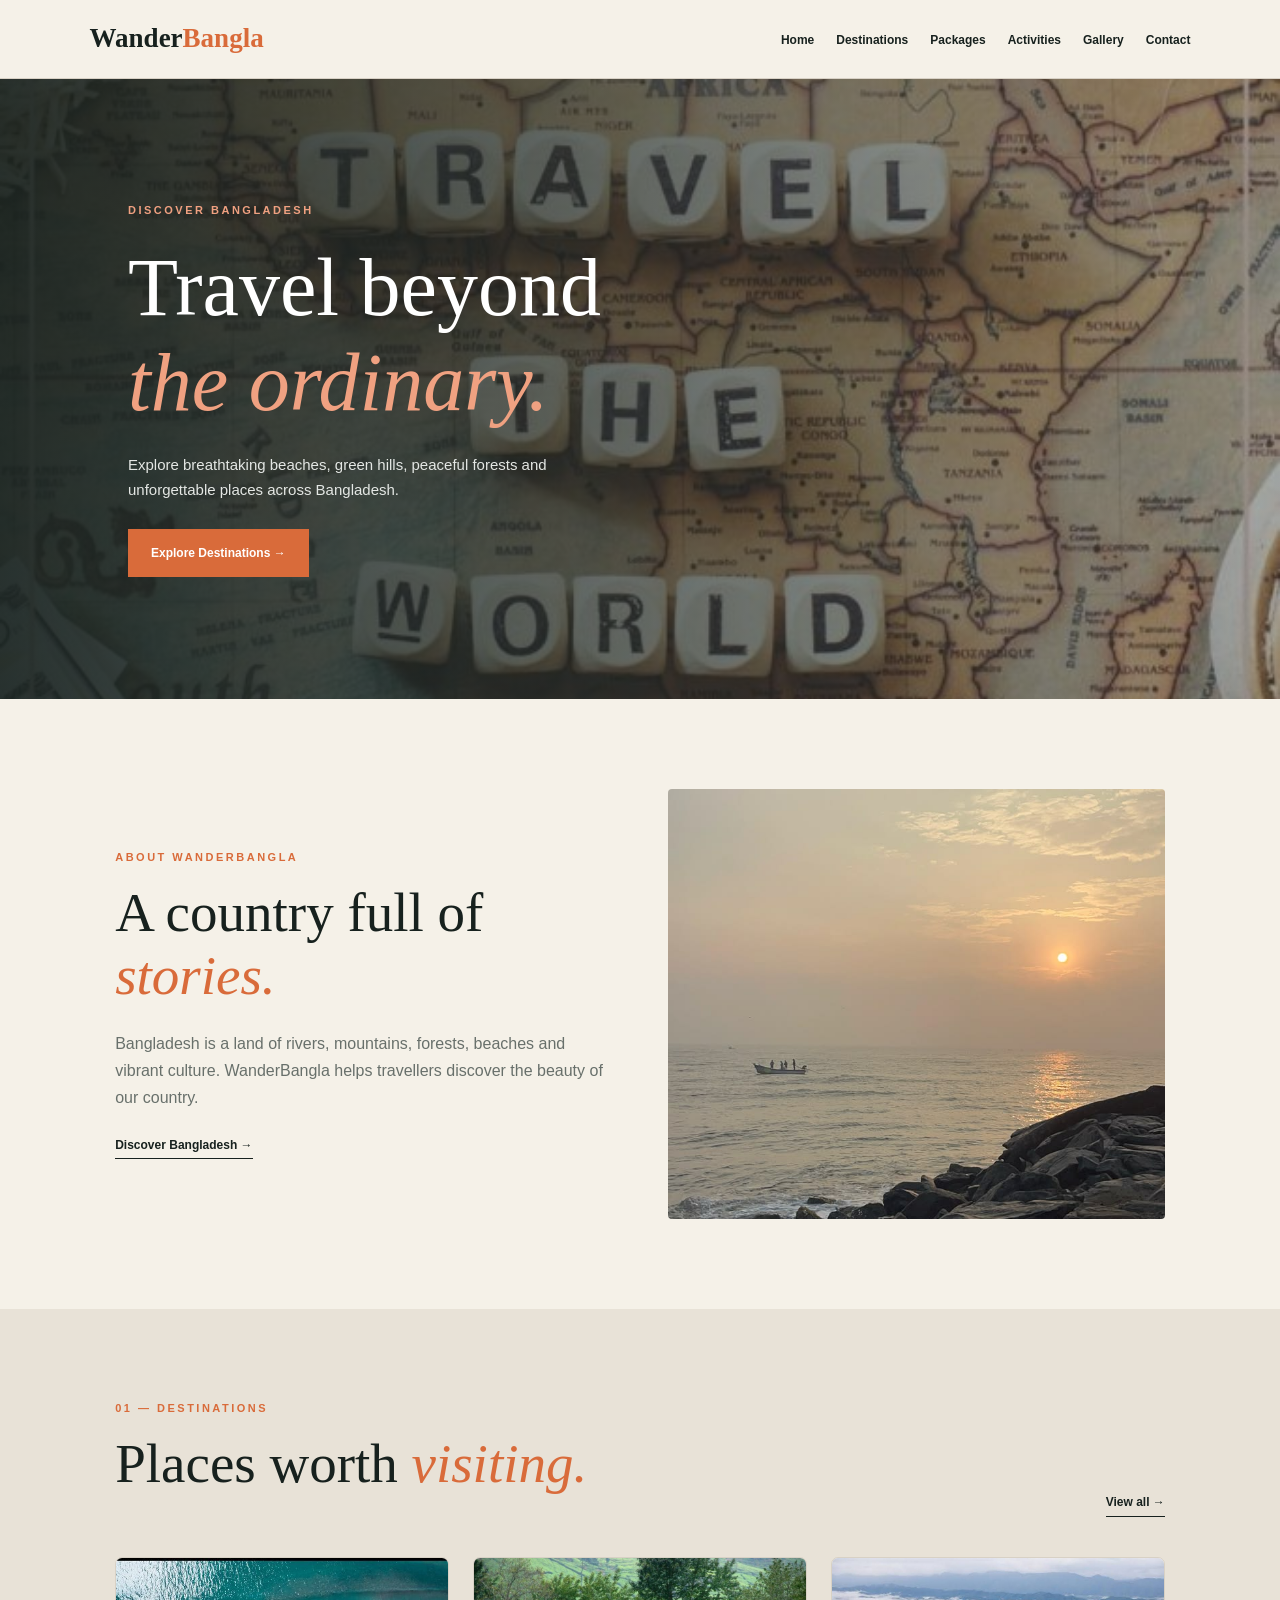
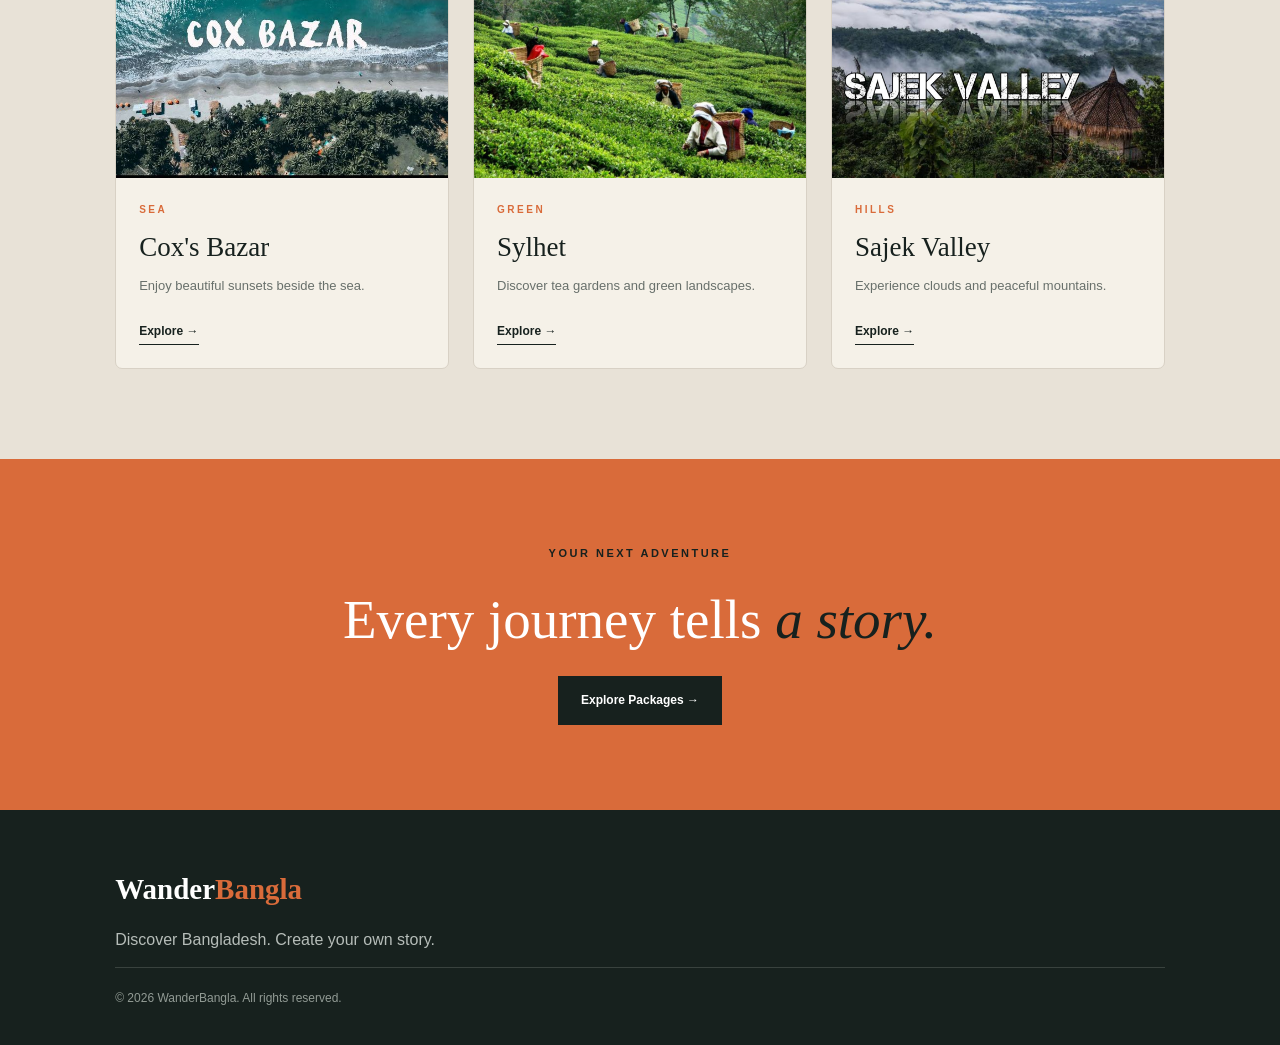
<file: index.html>
<!DOCTYPE html>
<html lang="en">
<head>
    <meta charset="UTF-8">
    <meta name="viewport" content="width=device-width, initial-scale=1.0">
    <title>WanderBangla | Home</title>
    <link rel="stylesheet" href="style.css">
</head>
<body>

<header>
    <nav class="navbar">
        <a class="logo" href="index.html">Wander<span>Bangla</span></a>
        <ul class="nav-links">
            <li><a href="index.html">Home</a></li>
            <li><a href="destinations.html">Destinations</a></li>
            <li><a href="packages.html">Packages</a></li>
            <li><a href="activities.html">Activities</a></li>
            <li><a href="gallery.html">Gallery</a></li>
            <li><a href="contact.html">Contact</a></li>
        </ul>
    </nav>
</header>

<main>
    <section class="hero">
        <div class="hero-content">
            <p class="label">DISCOVER BANGLADESH</p>
            <h1>Travel beyond <span>the ordinary.</span></h1>
            <p>Explore breathtaking beaches, green hills,
            peaceful forests and unforgettable places across Bangladesh.</p>
            <a href="destinations.html" class="btn">Explore Destinations →</a>
        </div>
    </section>

    <section class="section intro">
        <div>
            <p class="label">ABOUT WANDERBANGLA</p>
            <h2>A country full of <span>stories.</span></h2>
            <p>Bangladesh is a land of rivers, mountains, forests,
            beaches and vibrant culture. WanderBangla helps travellers
            discover the beauty of our country.</p>
            <a href="destinations.html" class="text-link">Discover Bangladesh →</a>
        </div>
        <img class="feature-image" src="images/ctg.jpg" alt="Chattogram">
    </section>

    <section class="section soft-bg">
        <div class="section-heading">
            <div>
                <p class="label">01 — DESTINATIONS</p>
                <h2>Places worth <span>visiting.</span></h2>
            </div>
            <a href="destinations.html" class="text-link">View all →</a>
        </div>

        <div class="destination-grid">
            <article class="destination-card">
                <img src="images/coxsbazar.jpg" alt="Cox's Bazar">
                <div class="card-body">
                    <p class="label">SEA</p>
                    <h3>Cox's Bazar</h3>
                    <p>Enjoy beautiful sunsets beside the sea.</p>
                    <a class="text-link" href="destinations.html">Explore →</a>
                </div>
            </article>

            <article class="destination-card">
                <img src="images/sylhet.jpg" alt="Sylhet tea gardens">
                <div class="card-body">
                    <p class="label">GREEN</p>
                    <h3>Sylhet</h3>
                    <p>Discover tea gardens and green landscapes.</p>
                    <a class="text-link" href="destinations.html">Explore →</a>
                </div>
            </article>

            <article class="destination-card">
                <img src="images/sajek.jpg" alt="Sajek Valley">
                <div class="card-body">
                    <p class="label">HILLS</p>
                    <h3>Sajek Valley</h3>
                    <p>Experience clouds and peaceful mountains.</p>
                    <a class="text-link" href="destinations.html">Explore →</a>
                </div>
            </article>
        </div>
    </section>

    <section class="cta">
        <p class="label">YOUR NEXT ADVENTURE</p>
        <h2>Every journey tells <span>a story.</span></h2>
        <a href="packages.html" class="btn">Explore Packages →</a>
    </section>
</main>

<footer>
    <a class="logo footer-logo" href="index.html">Wander<span>Bangla</span></a>
    <p>Discover Bangladesh. Create your own story.</p>
    
    <p class="copyright">© 2026 WanderBangla. All rights reserved.</p>
</footer>

</body>
</html>
</file>
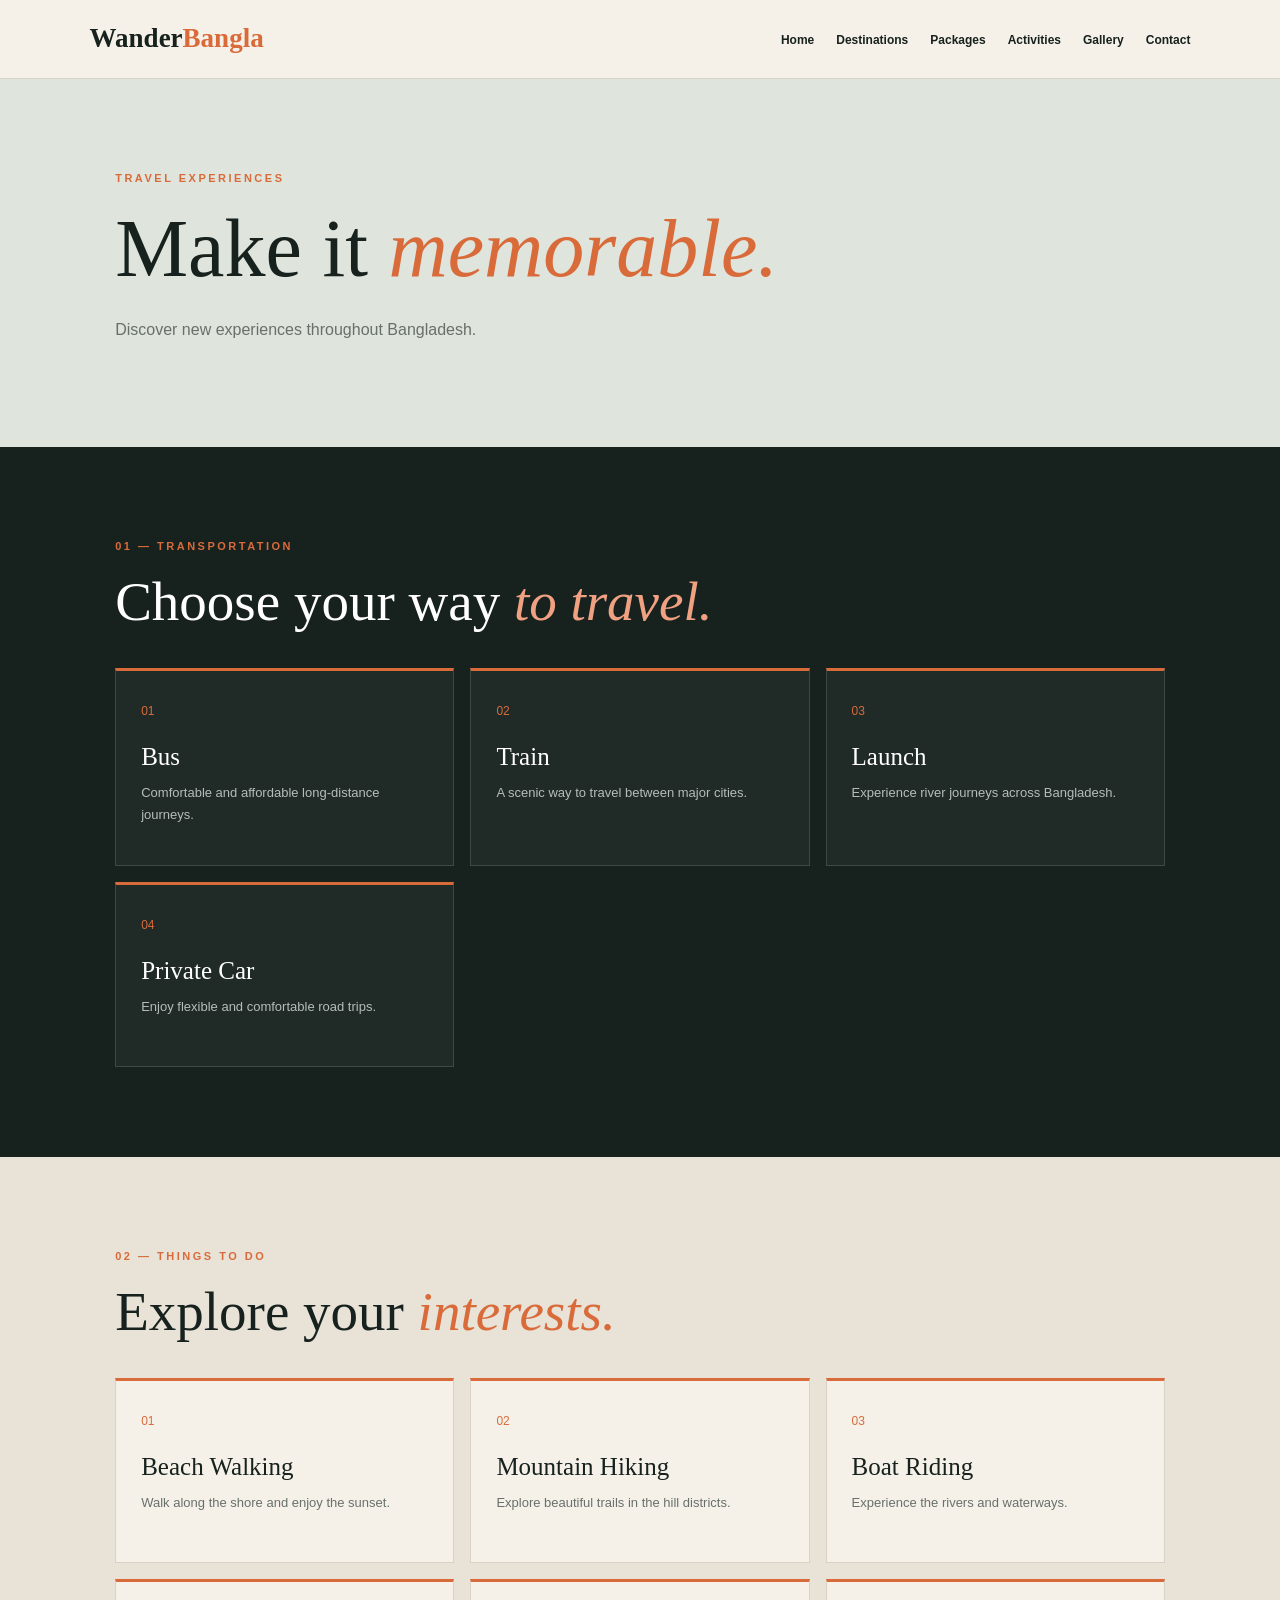
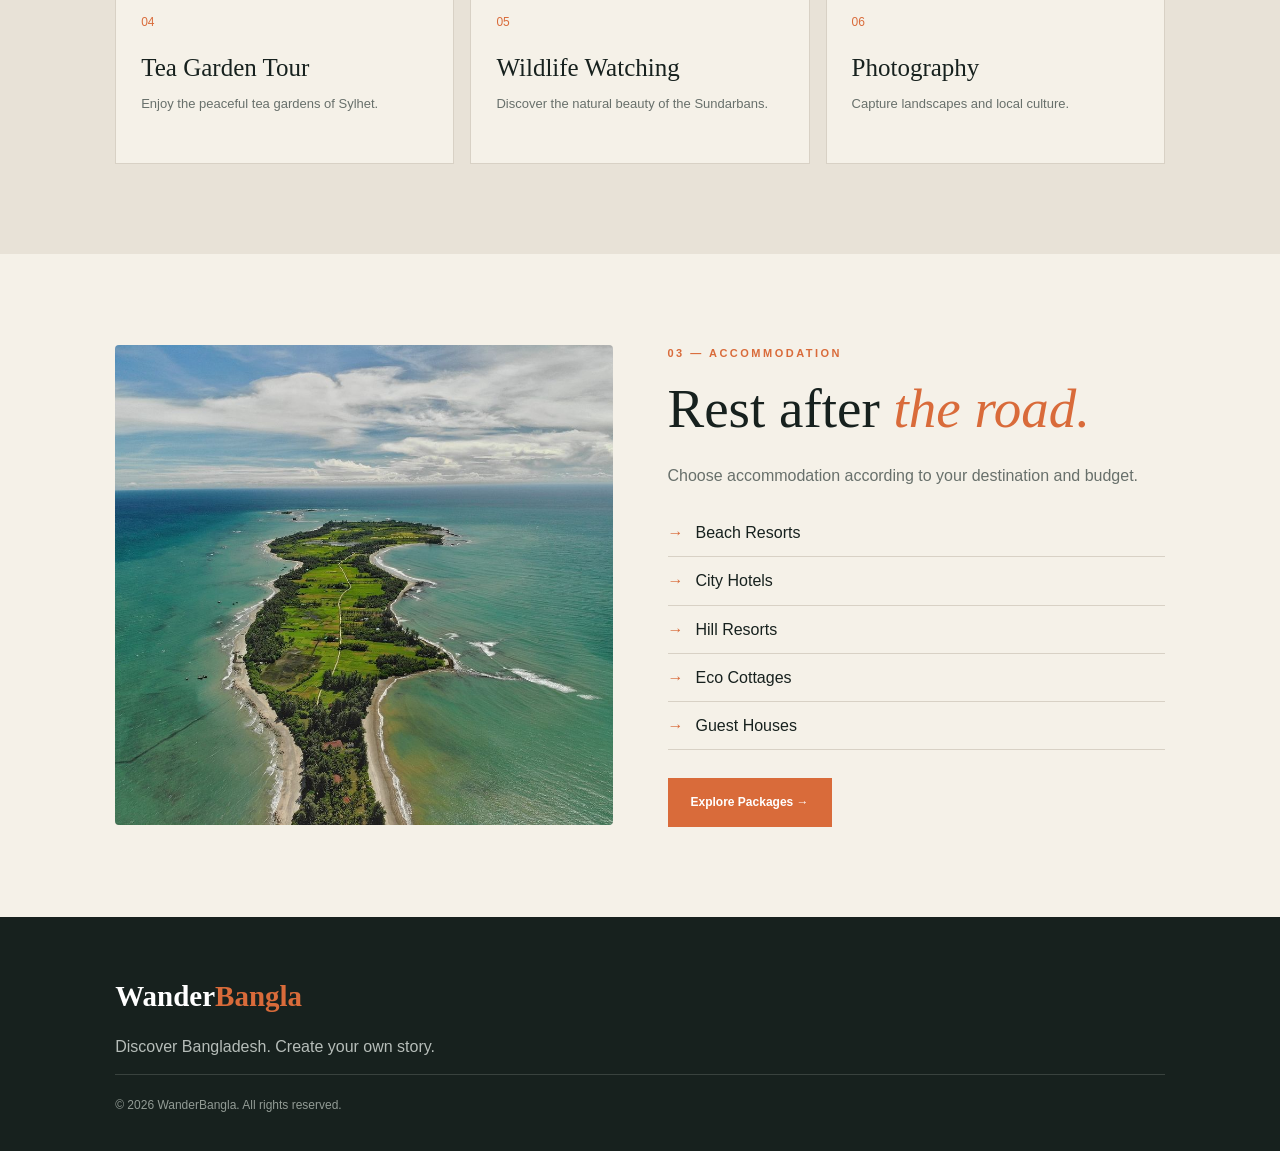
<file: activities.html>
<!DOCTYPE html>
<html lang="en">
<head>
    <meta charset="UTF-8">
    <meta name="viewport" content="width=device-width, initial-scale=1.0">
    <title>Activities | WanderBangla</title>
    <link rel="stylesheet" href="style.css">
</head>
<body>
<header>
    <nav class="navbar">
        <a class="logo" href="index.html">Wander<span>Bangla</span></a>
        <ul class="nav-links">
            <li><a href="index.html">Home</a></li>
            <li><a href="destinations.html">Destinations</a></li>
            <li><a href="packages.html">Packages</a></li>
            <li><a href="activities.html">Activities</a></li>
            <li><a href="gallery.html">Gallery</a></li>
            <li><a href="contact.html">Contact</a></li>
        </ul>
    </nav>
</header>

<main>
    <section class="page-hero">
        <p class="label">TRAVEL EXPERIENCES</p>
        <h1>Make it <span>memorable.</span></h1>
        <p>Discover new experiences throughout Bangladesh.</p>
    </section>

    <section class="section dark-bg">
        <p class="label">01 — TRANSPORTATION</p>
        <h2>Choose your way <span>to travel.</span></h2>

        <div class="activity-grid">
            <article class="activity-card">
                <span>01</span><h3>Bus</h3>
                <p>Comfortable and affordable long-distance journeys.</p>
            </article>
            <article class="activity-card">
                <span>02</span><h3>Train</h3>
                <p>A scenic way to travel between major cities.</p>
            </article>
            <article class="activity-card">
                <span>03</span><h3>Launch</h3>
                <p>Experience river journeys across Bangladesh.</p>
            </article>
            <article class="activity-card">
                <span>04</span><h3>Private Car</h3>
                <p>Enjoy flexible and comfortable road trips.</p>
            </article>
        </div>
    </section>

    <section class="section soft-bg">
        <p class="label">02 — THINGS TO DO</p>
        <h2>Explore your <span>interests.</span></h2>

        <div class="activity-grid">
            <article class="activity-card">
                <span>01</span><h3>Beach Walking</h3>
                <p>Walk along the shore and enjoy the sunset.</p>
            </article>
            <article class="activity-card">
                <span>02</span><h3>Mountain Hiking</h3>
                <p>Explore beautiful trails in the hill districts.</p>
            </article>
            <article class="activity-card">
                <span>03</span><h3>Boat Riding</h3>
                <p>Experience the rivers and waterways.</p>
            </article>
            <article class="activity-card">
                <span>04</span><h3>Tea Garden Tour</h3>
                <p>Enjoy the peaceful tea gardens of Sylhet.</p>
            </article>
            <article class="activity-card">
                <span>05</span><h3>Wildlife Watching</h3>
                <p>Discover the natural beauty of the Sundarbans.</p>
            </article>
            <article class="activity-card">
                <span>06</span><h3>Photography</h3>
                <p>Capture landscapes and local culture.</p>
            </article>
        </div>
    </section>

    <section class="section stay-section">
        <img class="feature-image" src="images/saintmartin.jpg" alt="Saint Martin Island">
        <div>
            <p class="label">03 — ACCOMMODATION</p>
            <h2>Rest after <span>the road.</span></h2>
            <p>Choose accommodation according to your destination and budget.</p>
            <ul class="stay-list">
                <li>Beach Resorts</li>
                <li>City Hotels</li>
                <li>Hill Resorts</li>
                <li>Eco Cottages</li>
                <li>Guest Houses</li>
            </ul>
            <a class="btn" href="packages.html">Explore Packages →</a>
        </div>
    </section>
</main>

<footer>
    <a class="logo footer-logo" href="index.html">Wander<span>Bangla</span></a>
    <p>Discover Bangladesh. Create your own story.</p>
    
    <p class="copyright">© 2026 WanderBangla. All rights reserved.</p>
</footer>
</body>
</html>
</file>
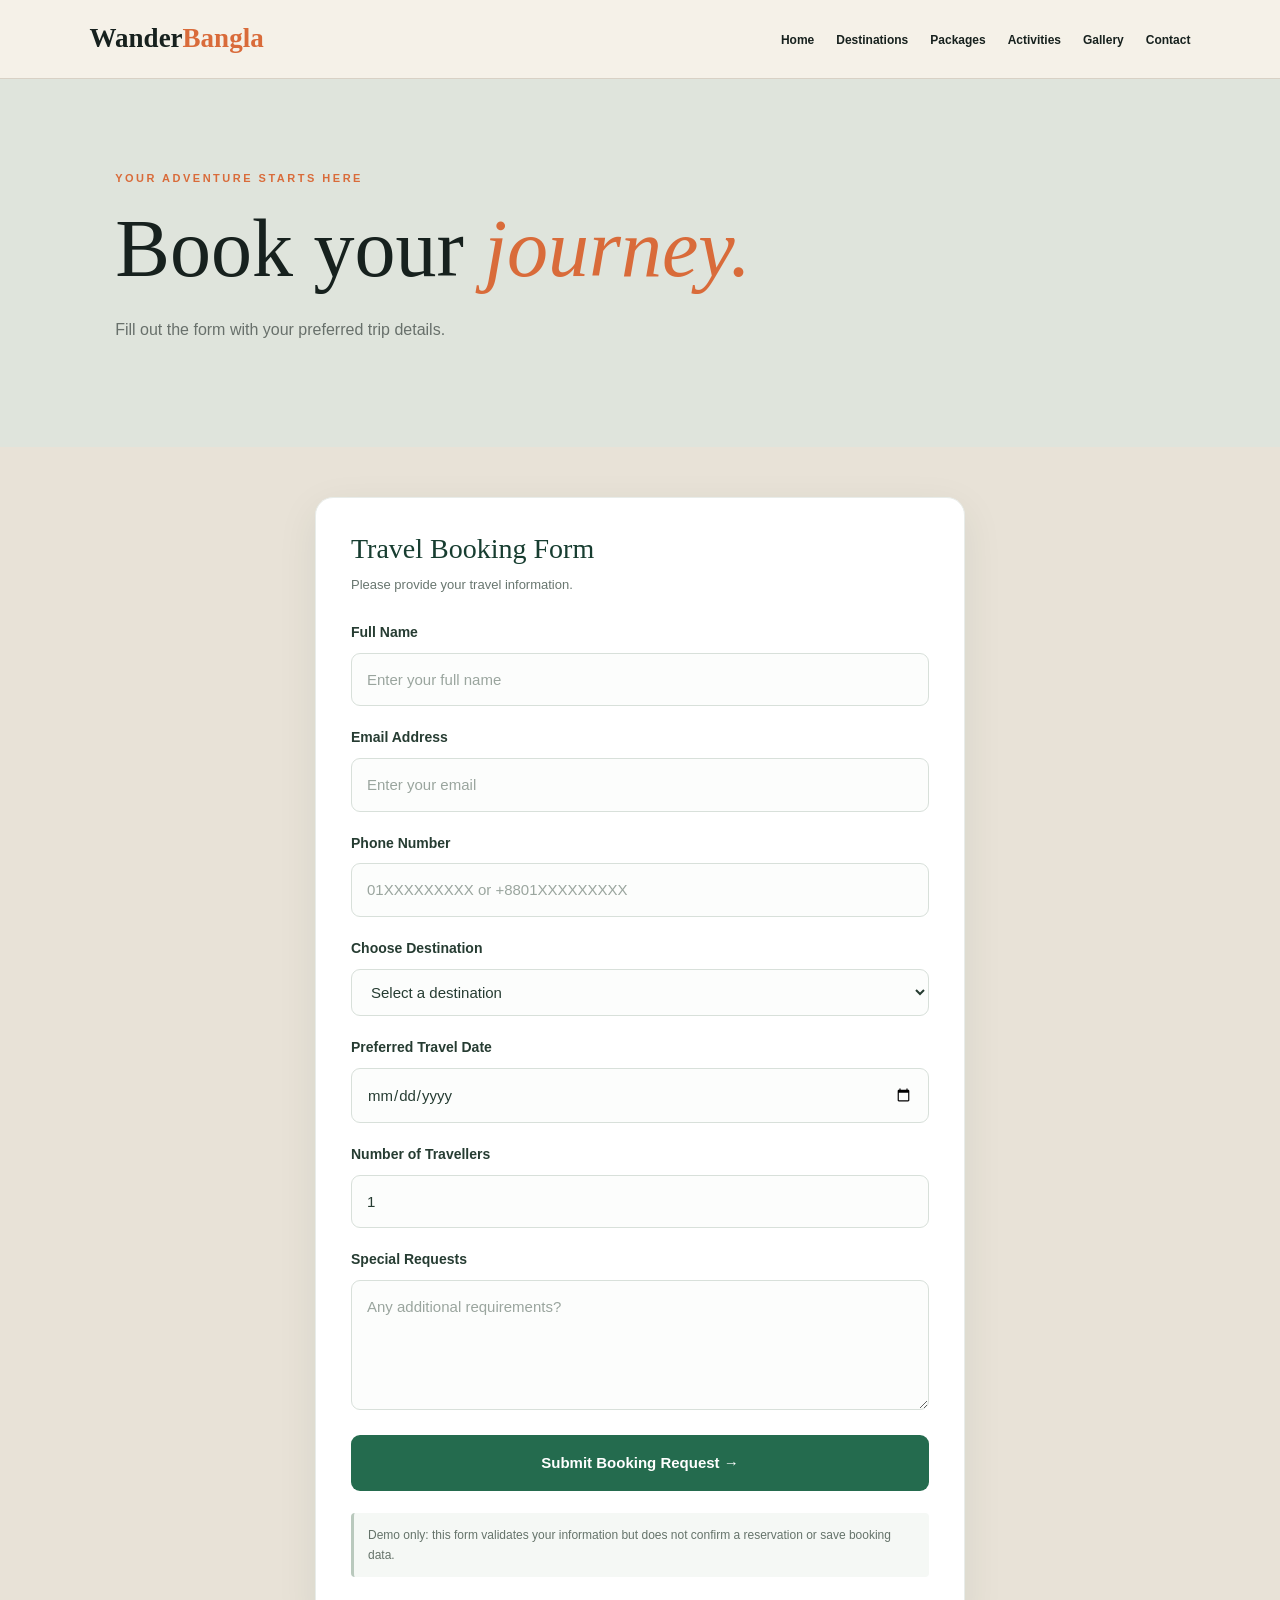
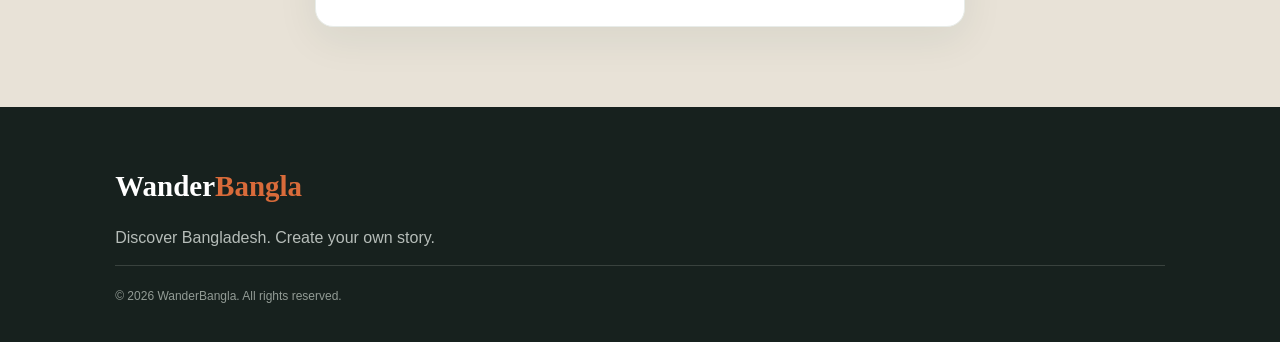
<file: booking.html>
<!DOCTYPE html>
<html lang="en">
<head>
    <meta charset="UTF-8">
    <meta name="viewport" content="width=device-width, initial-scale=1.0">

    <title>Book Your Trip | WanderBangla</title>

    <link rel="stylesheet" href="style.css">
</head>

<body>

    <!-- Header -->
    <header>
        <nav class="navbar">
            <a class="logo" href="index.html">
                Wander<span>Bangla</span>
            </a>

            <ul class="nav-links">
                <li><a href="index.html">Home</a></li>
                <li><a href="destinations.html">Destinations</a></li>
                <li><a href="packages.html">Packages</a></li>
                <li><a href="activities.html">Activities</a></li>
                <li><a href="gallery.html">Gallery</a></li>
                <li><a href="contact.html">Contact</a></li>
            </ul>
        </nav>
    </header>

    <main>

        <!-- Booking Hero Section -->
        <section class="page-hero">
            <p class="label">YOUR ADVENTURE STARTS HERE</p>

            <h1>Book your <span>journey.</span></h1>

            <p>
                Fill out the form with your preferred trip details.
            </p>
        </section>

        <!-- Booking Form Section -->
        <section class="section booking-section">

            <form
                class="booking-form"
                id="bookingForm"
                action="#"
                method="get"
                novalidate
                onsubmit="return data()"
            >

                <h2>Travel Booking Form</h2>

                <p>Please provide your travel information.</p>

                <!-- Full Name -->
                <label for="fullname">Full Name</label>

                <input
                    type="text"
                    id="fullname"
                    name="fullname"
                    placeholder="Enter your full name"
                    autocomplete="name"
                    required
                >

                <small class="error" id="nameError"></small>


                <!-- Email Address -->
                <label for="booking-email">Email Address</label>

                <input
                    type="email"
                    id="booking-email"
                    name="email"
                    placeholder="Enter your email"
                    autocomplete="email"
                    required
                >

                <small class="error" id="emailError"></small>


                <!-- Phone Number -->
                <label for="phone">Phone Number</label>

                <input
                    type="tel"
                    id="phone"
                    name="phone"
                    placeholder="01XXXXXXXXX or +8801XXXXXXXXX"
                    autocomplete="tel"
                    required
                >

                <small class="error" id="phoneError"></small>


                <!-- Destination -->
                <label for="destination">Choose Destination</label>

                <select
                    id="destination"
                    name="destination"
                    required
                >
                    <option value="">Select a destination</option>
                    <option value="Cox's Bazar">Cox's Bazar</option>
                    <option value="Sylhet">Sylhet</option>
                    <option value="Bandarban">Bandarban</option>
                    <option value="Sajek Valley">Sajek Valley</option>
                    <option value="Sundarbans">Sundarbans</option>
                    <option value="Ratargul">Ratargul</option>
                    <option value="Saint Martin">Saint Martin</option>
                    <option value="Chittagong">Chittagong</option>
                </select>

                <small class="error" id="destinationError"></small>


                <!-- Travel Date -->
                <label for="travel-date">Preferred Travel Date</label>

                <input
                    type="date"
                    id="travel-date"
                    name="travel_date"
                    required
                >

                <small class="error" id="dateError"></small>


                <!-- Number of Travellers -->
                <label for="people">Number of Travellers</label>

                <input
                    type="number"
                    id="people"
                    name="people"
                    min="1"
                    max="50"
                    value="1"
                    required
                >

                <small class="error" id="travelersError"></small>


                <!-- Special Requests -->
                <label for="requests">Special Requests</label>

                <textarea
                    id="requests"
                    name="requests"
                    rows="4"
                    placeholder="Any additional requirements?"
                ></textarea>


                <!-- Submit Button -->
                <button type="submit" class="btn">
                    Submit Booking Request →
                </button>


                <!-- Validation Message -->
                <p
                    id="formMessage"
                    role="status"
                    aria-live="polite"
                ></p>


                <!-- Demo Notice -->
                <p class="notice">
                    Demo only: this form validates your information
                    but does not confirm a reservation or save booking data.
                </p>

            </form>

        </section>

    </main>


    <!-- Footer -->
    <footer>

        <a class="logo footer-logo" href="index.html">
            Wander<span>Bangla</span>
        </a>

        <p>Discover Bangladesh. Create your own story.</p>

        <p class="copyright">
            © 2026 WanderBangla. All rights reserved.
        </p>

    </footer>


    <!-- JavaScript -->
    <script src="script.js"></script>

</body>
</html>
</file>
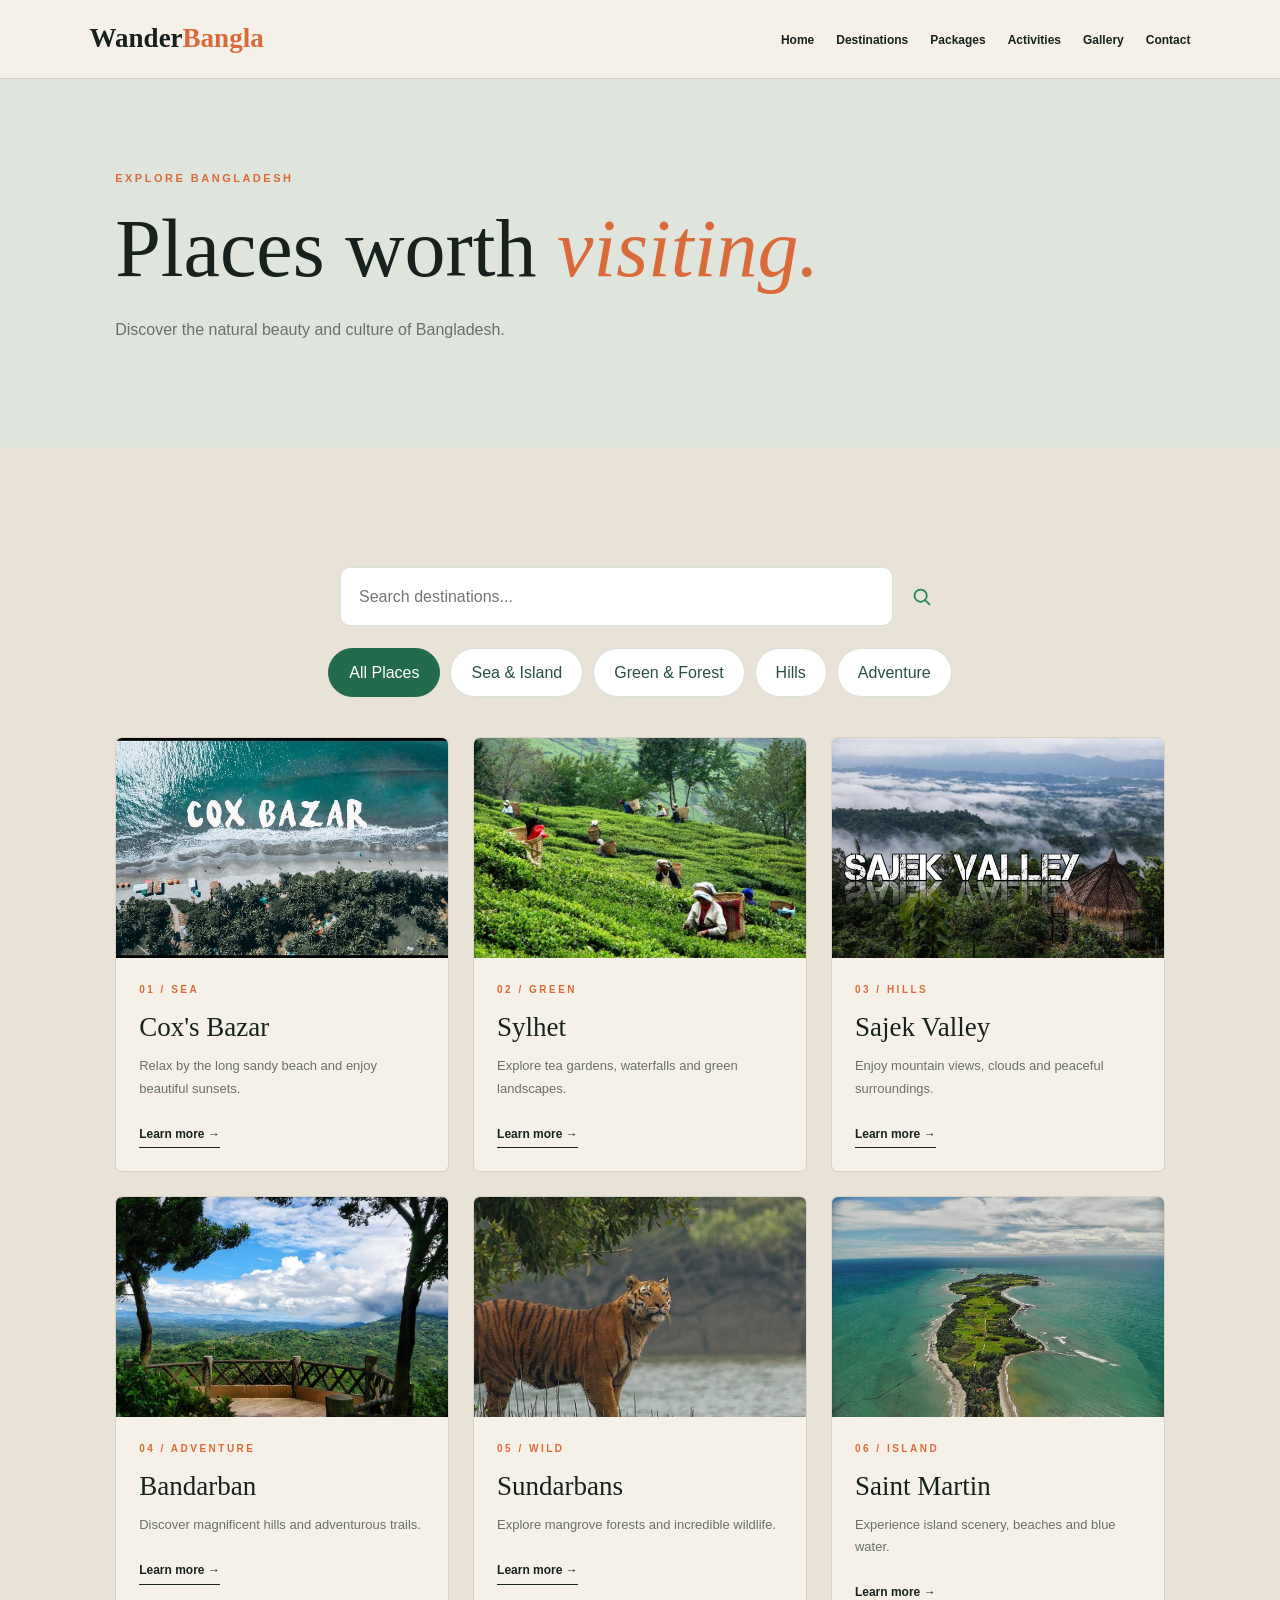
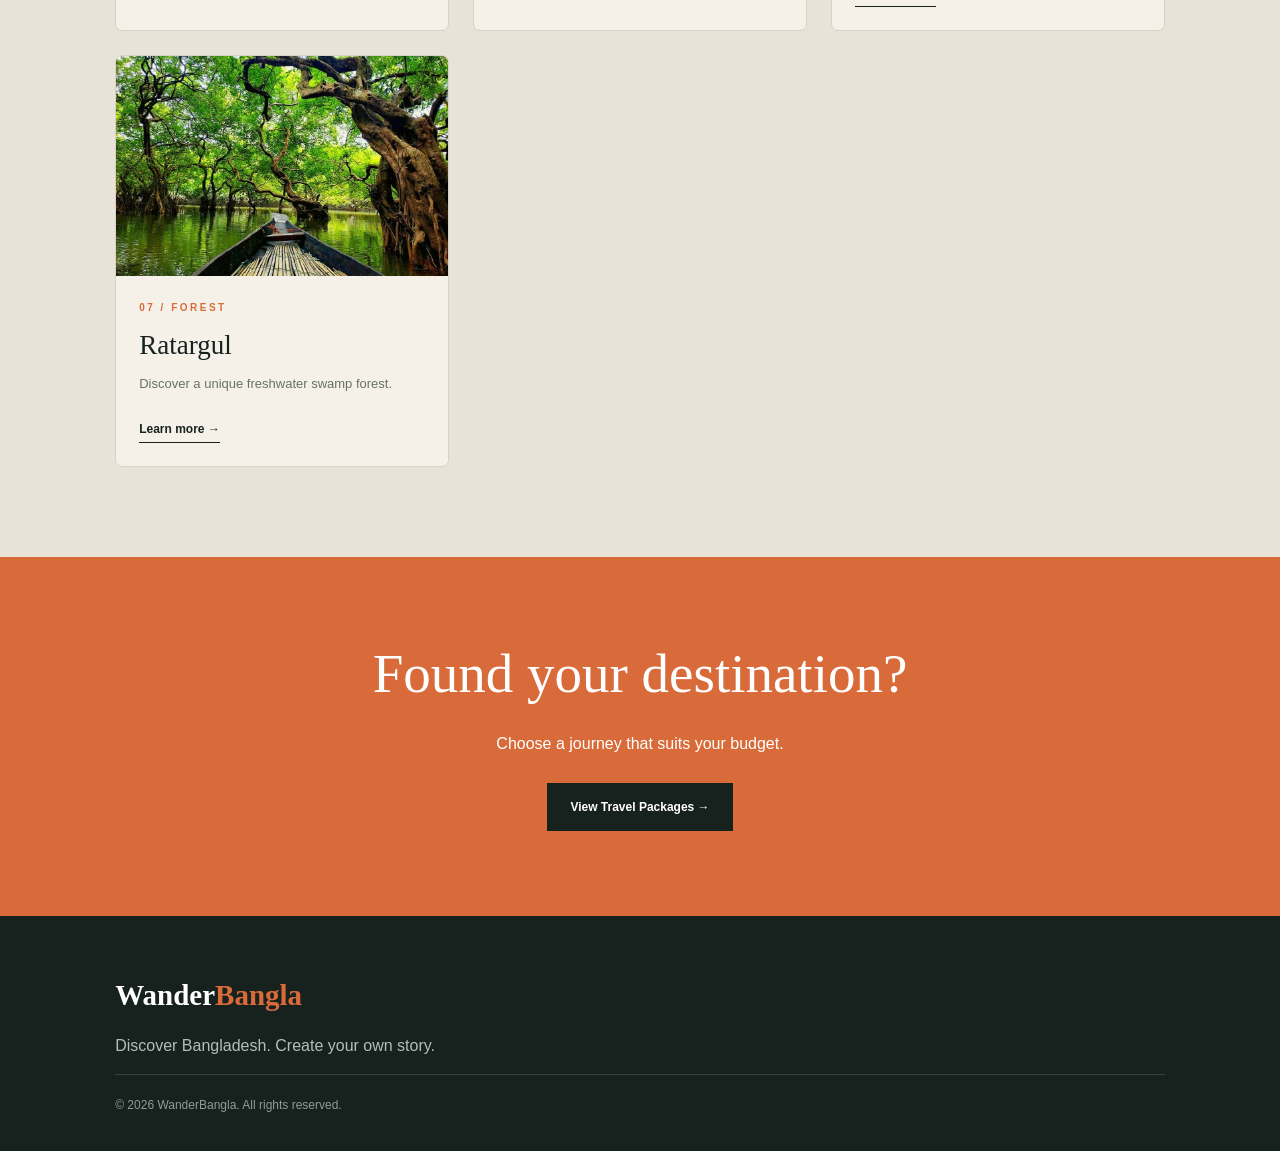
<file: destinations.html>
<!DOCTYPE html>
<html lang="en">

<head>
    <meta charset="UTF-8">
    <meta name="viewport" content="width=device-width, initial-scale=1.0">

    <title>Destinations | WanderBangla</title>

    <link rel="stylesheet" href="style.css">
</head>

<body>

    <!-- Header -->
    <header>
        <nav class="navbar">
            <a class="logo" href="index.html">
                Wander<span>Bangla</span>
            </a>

            <ul class="nav-links">
                <li><a href="index.html">Home</a></li>
                <li><a href="destinations.html">Destinations</a></li>
                <li><a href="packages.html">Packages</a></li>
                <li><a href="activities.html">Activities</a></li>
                <li><a href="gallery.html">Gallery</a></li>
                <li><a href="contact.html">Contact</a></li>
            </ul>
        </nav>
    </header>


    <main>

        <!-- Page Hero -->
        <section class="page-hero">
            <p class="label">EXPLORE BANGLADESH</p>

            <h1>Places worth <span>visiting.</span></h1>

            <p>
                Discover the natural beauty and culture of Bangladesh.
            </p>
        </section>


        <!-- Destinations Section -->
        <section class="section soft-bg">

            <!-- Search and Filter -->
            <div class="destination-tools">

                <!-- Search Box -->
                <div class="destination-search">

                    <input
                        type="search"
                        id="destinationSearch"
                        placeholder="Search destinations..."
                        aria-label="Search destinations"
                        autocomplete="off"
                    >

                    <button
                        type="button"
                        id="searchButton"
                        aria-label="Search destinations"
                        title="Search"
                    >
                        <svg
                            xmlns="http://www.w3.org/2000/svg"
                            width="21"
                            height="21"
                            viewBox="0 0 24 24"
                            fill="none"
                            stroke="currentColor"
                            stroke-width="2"
                            stroke-linecap="round"
                            stroke-linejoin="round"
                            aria-hidden="true"
                        >
                            <circle cx="11" cy="11" r="7"></circle>
                            <line x1="16" y1="16" x2="21" y2="21"></line>
                        </svg>
                    </button>

                </div>


                <!-- Category Filters -->
                <div class="destination-filters">

                    <button
                        type="button"
                        class="filter-btn active"
                        data-filter="all"
                        aria-pressed="true"
                    >
                        All Places
                    </button>

                    <button
                        type="button"
                        class="filter-btn"
                        data-filter="sea"
                        aria-pressed="false"
                    >
                        Sea &amp; Island
                    </button>

                    <button
                        type="button"
                        class="filter-btn"
                        data-filter="green"
                        aria-pressed="false"
                    >
                        Green &amp; Forest
                    </button>

                    <button
                        type="button"
                        class="filter-btn"
                        data-filter="hills"
                        aria-pressed="false"
                    >
                        Hills
                    </button>

                    <button
                        type="button"
                        class="filter-btn"
                        data-filter="adventure"
                        aria-pressed="false"
                    >
                        Adventure
                    </button>

                </div>

                <p id="destinationCount" aria-live="polite"></p>

            </div>


            <!-- Destination Cards -->
            <div class="destination-grid" id="destinationGrid">

                <!-- 1. Cox's Bazar -->
                <article class="destination-card" data-category="sea">

                    <img
                        src="images/coxsbazar.jpg"
                        alt="Cox's Bazar beach"
                        loading="lazy"
                    >

                    <div class="card-body">
                        <p class="label">01 / SEA</p>

                        <h3>Cox's Bazar</h3>

                        <p>
                            Relax by the long sandy beach and enjoy
                            beautiful sunsets.
                        </p>

                        <a
                            class="text-link"
                            target="_blank"
                            rel="noopener noreferrer"
                            href="https://en.wikipedia.org/wiki/Cox%27s_Bazar"
                        >
                            Learn more →
                        </a>
                    </div>

                </article>


                <!-- 2. Sylhet -->
                <article class="destination-card" data-category="green">

                    <img
                        src="images/sylhet.jpg"
                        alt="Sylhet tea garden"
                        loading="lazy"
                    >

                    <div class="card-body">
                        <p class="label">02 / GREEN</p>

                        <h3>Sylhet</h3>

                        <p>
                            Explore tea gardens, waterfalls and
                            green landscapes.
                        </p>

                        <a
                            class="text-link"
                            target="_blank"
                            rel="noopener noreferrer"
                            href="https://en.wikipedia.org/wiki/Sylhet"
                        >
                            Learn more →
                        </a>
                    </div>

                </article>


                <!-- 3. Sajek Valley -->
                <article class="destination-card" data-category="hills">

                    <img
                        src="images/sajek.jpg"
                        alt="Sajek Valley"
                        loading="lazy"
                    >

                    <div class="card-body">
                        <p class="label">03 / HILLS</p>

                        <h3>Sajek Valley</h3>

                        <p>
                            Enjoy mountain views, clouds and
                            peaceful surroundings.
                        </p>

                        <a
                            class="text-link"
                            target="_blank"
                            rel="noopener noreferrer"
                            href="https://en.wikipedia.org/wiki/Sajek_Valley"
                        >
                            Learn more →
                        </a>
                    </div>

                </article>


                <!-- 4. Bandarban -->
                <article class="destination-card" data-category="adventure">

                    <img
                        src="images/bandarban.jpg"
                        alt="Bandarban hills"
                        loading="lazy"
                    >

                    <div class="card-body">
                        <p class="label">04 / ADVENTURE</p>

                        <h3>Bandarban</h3>

                        <p>
                            Discover magnificent hills and
                            adventurous trails.
                        </p>

                        <a
                            class="text-link"
                            target="_blank"
                            rel="noopener noreferrer"
                            href="https://en.wikipedia.org/wiki/Bandarban_District"
                        >
                            Learn more →
                        </a>
                    </div>

                </article>


                <!-- 5. Sundarbans -->
                <article class="destination-card" data-category="green">

                    <img
                        src="images/sundarbans.jpg"
                        alt="Sundarbans forest"
                        loading="lazy"
                    >

                    <div class="card-body">
                        <p class="label">05 / WILD</p>

                        <h3>Sundarbans</h3>

                        <p>
                            Explore mangrove forests and
                            incredible wildlife.
                        </p>

                        <a
                            class="text-link"
                            target="_blank"
                            rel="noopener noreferrer"
                            href="https://en.wikipedia.org/wiki/Sundarbans"
                        >
                            Learn more →
                        </a>
                    </div>

                </article>


                <!-- 6. Saint Martin -->
                <article class="destination-card" data-category="sea">

                    <img
                        src="images/saintmartin.jpg"
                        alt="Saint Martin Island"
                        loading="lazy"
                    >

                    <div class="card-body">
                        <p class="label">06 / ISLAND</p>

                        <h3>Saint Martin</h3>

                        <p>
                            Experience island scenery, beaches
                            and blue water.
                        </p>

                        <a
                            class="text-link"
                            target="_blank"
                            rel="noopener noreferrer"
                            href="https://en.wikipedia.org/wiki/Saint_Martin%27s_Island"
                        >
                            Learn more →
                        </a>
                    </div>

                </article>


                <!-- 7. Ratargul -->
                <article class="destination-card" data-category="green">

                    <img
                        src="images/ratargul.jpg"
                        alt="Ratargul swamp forest"
                        loading="lazy"
                    >

                    <div class="card-body">
                        <p class="label">07 / FOREST</p>

                        <h3>Ratargul</h3>

                        <p>
                            Discover a unique freshwater
                            swamp forest.
                        </p>

                        <a
                            class="text-link"
                            target="_blank"
                            rel="noopener noreferrer"
                            href="https://en.wikipedia.org/wiki/Ratargul_Swamp_Forest"
                        >
                            Learn more →
                        </a>
                    </div>

                </article>

            </div>


            <!-- No Search Results -->
            <p id="noDestinations" hidden>
                No destinations found. Try another search.
            </p>

        </section>


        <!-- Call to Action -->
        <section class="cta">

            <h2>Found your destination?</h2>

            <p>Choose a journey that suits your budget.</p>

            <a href="packages.html" class="btn">
                View Travel Packages →
            </a>

        </section>

    </main>


    <!-- Footer -->
    <footer>

        <a class="logo footer-logo" href="index.html">
            Wander<span>Bangla</span>
        </a>

        <p>Discover Bangladesh. Create your own story.</p>

        <p class="copyright">
            © 2026 WanderBangla. All rights reserved.
        </p>

    </footer>


    <!-- JavaScript -->
    <script src="script.js"></script>

</body>
</html>
</file>
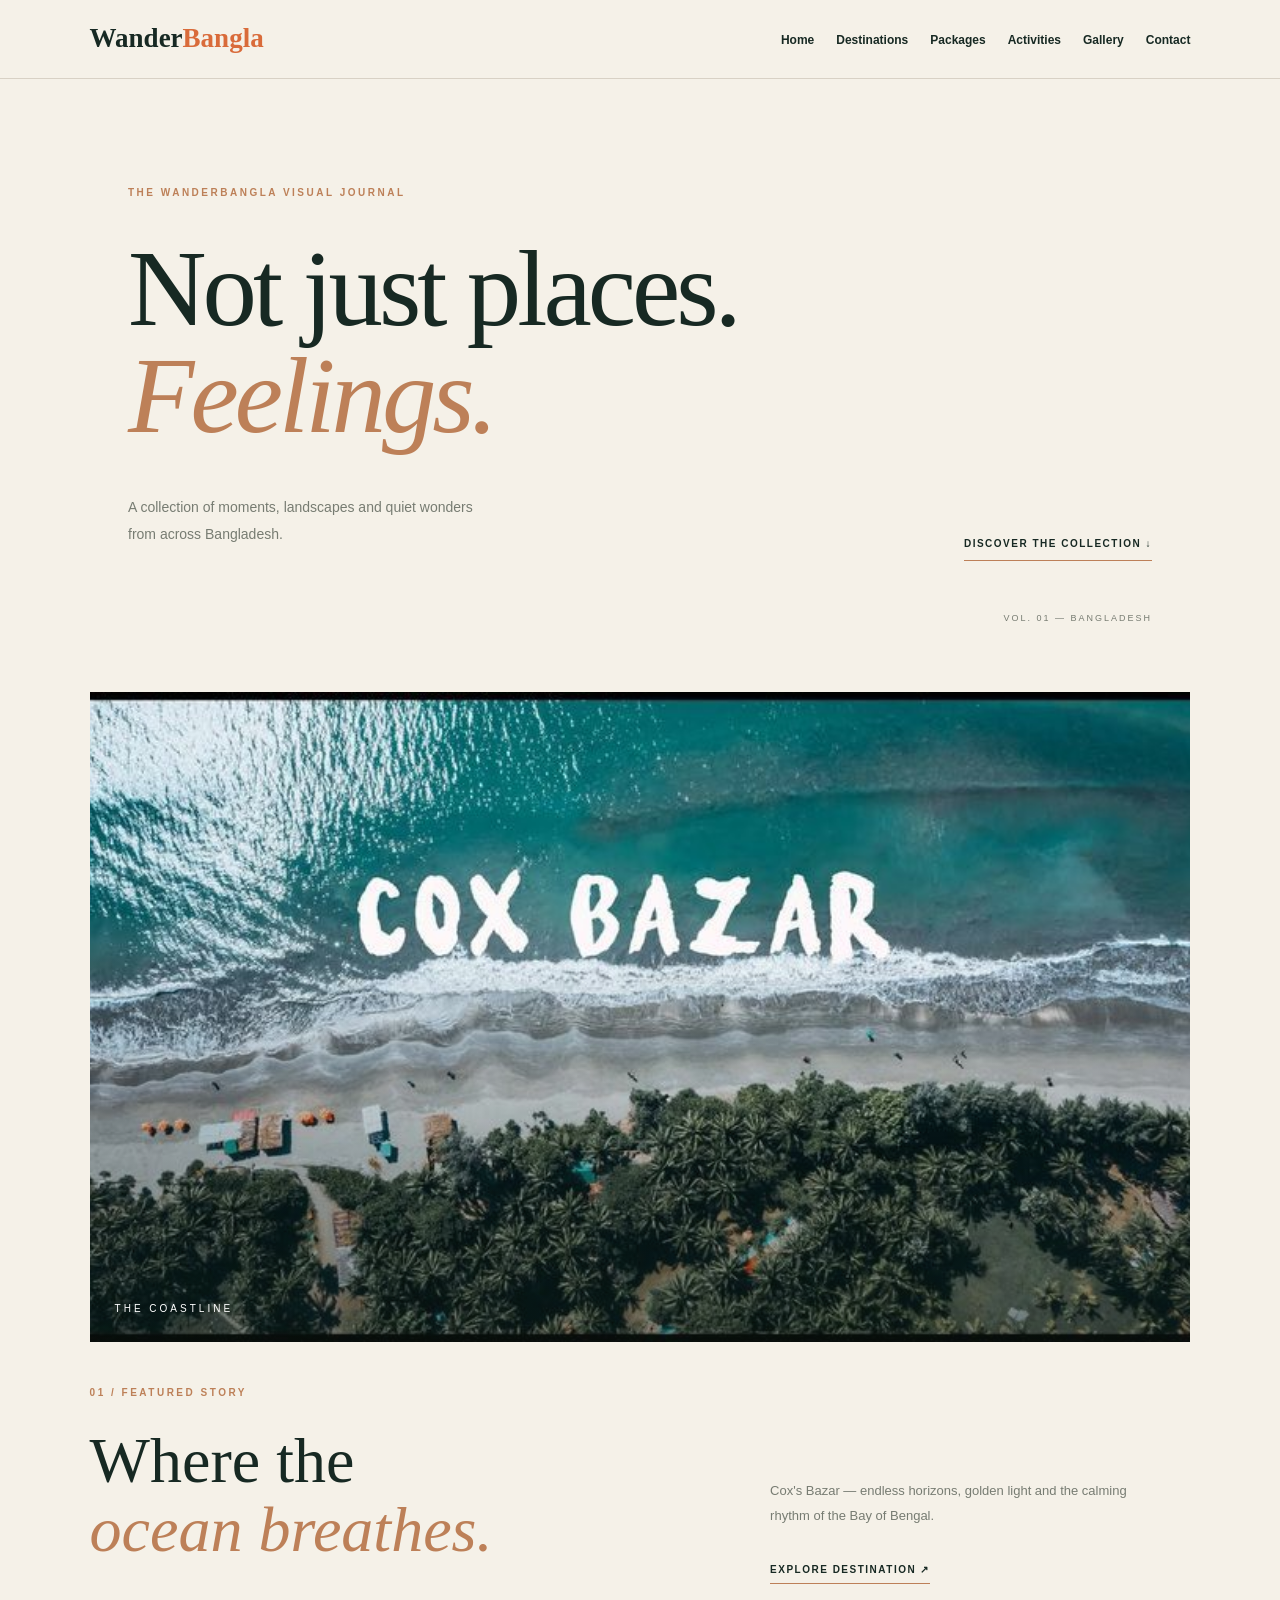
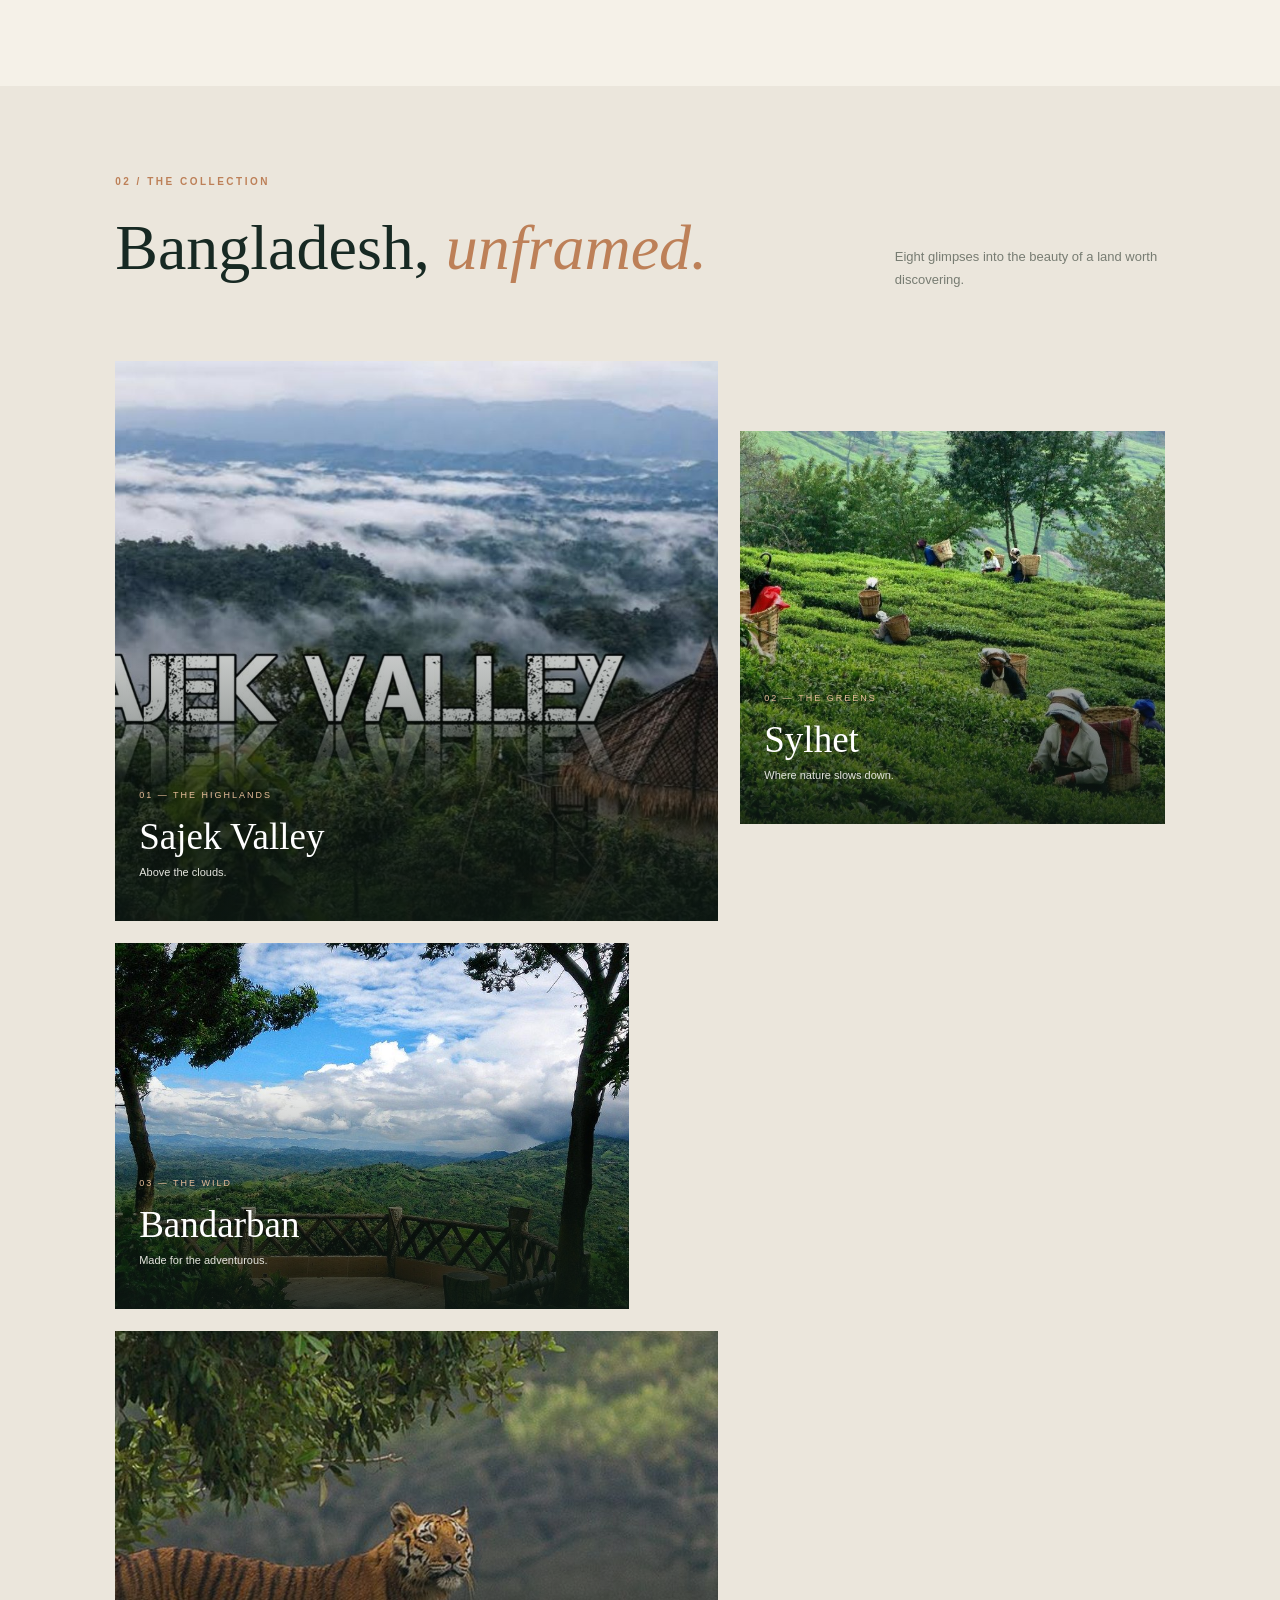
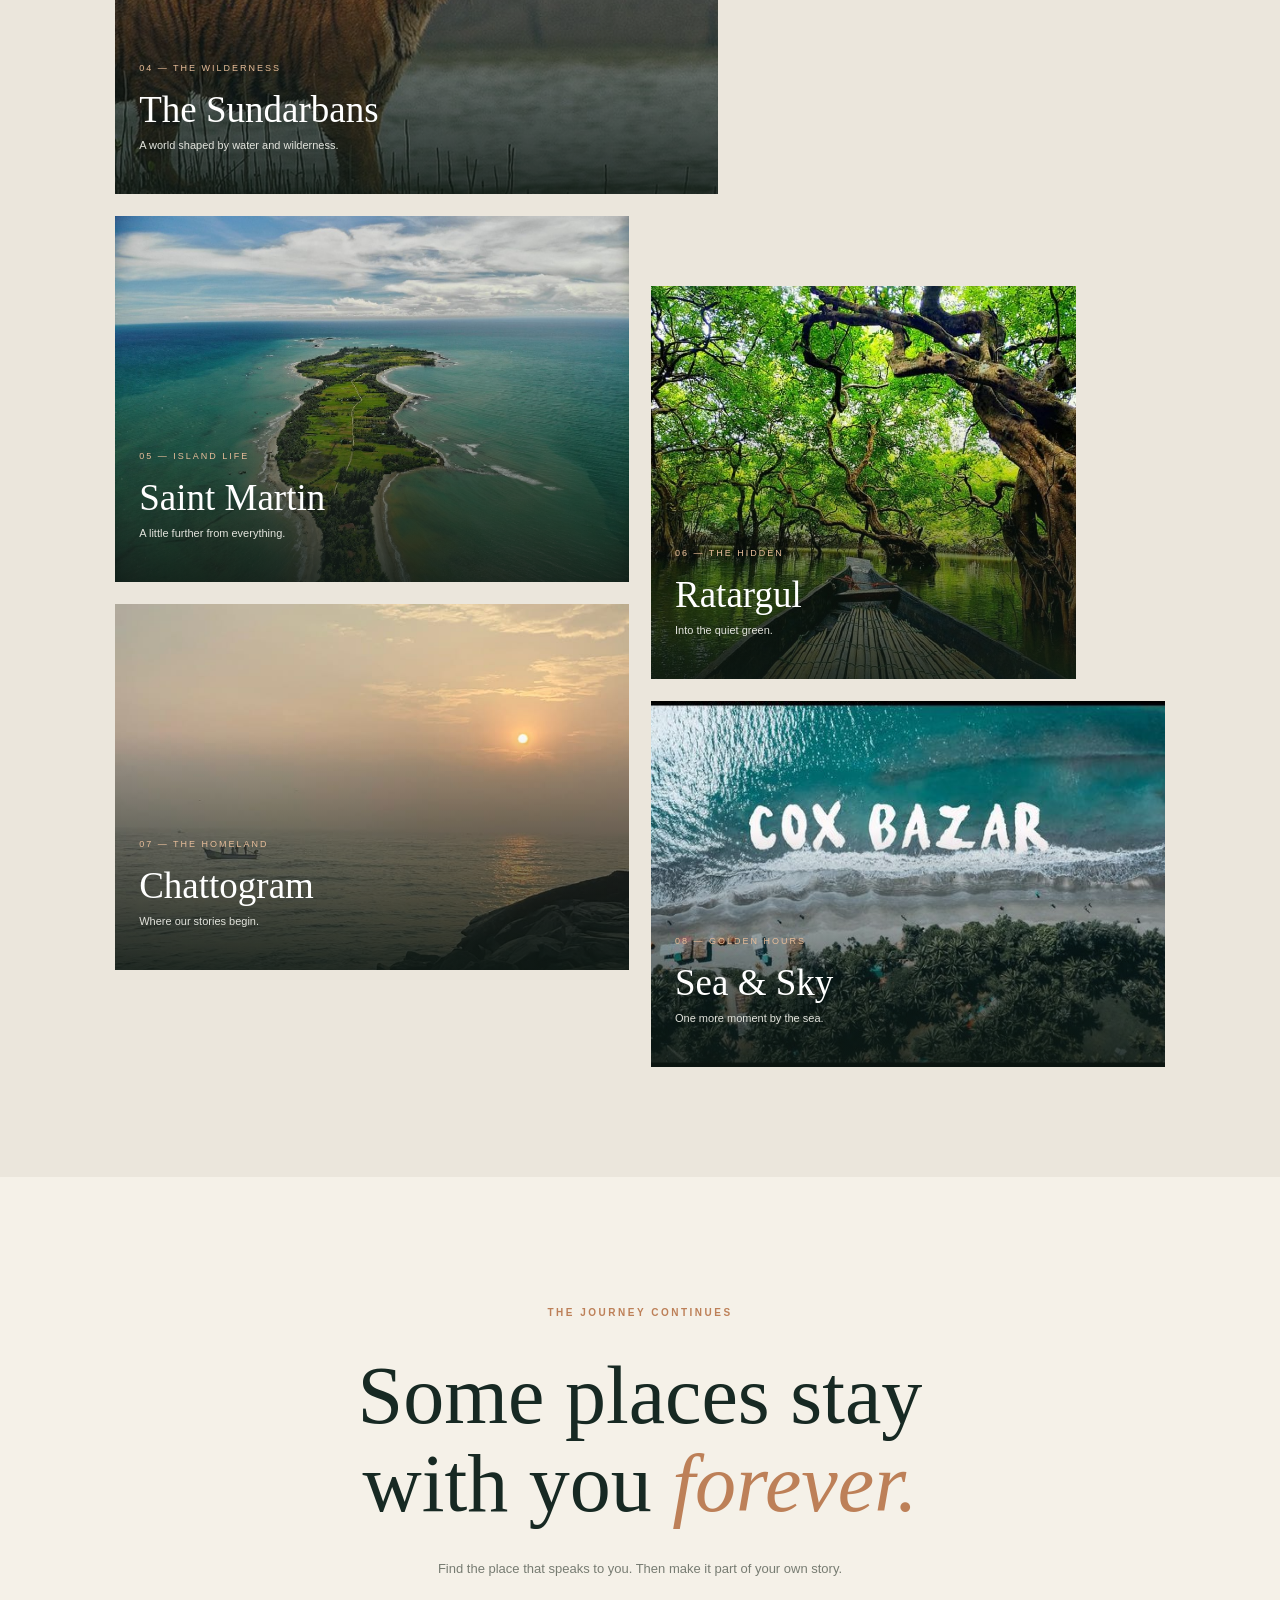
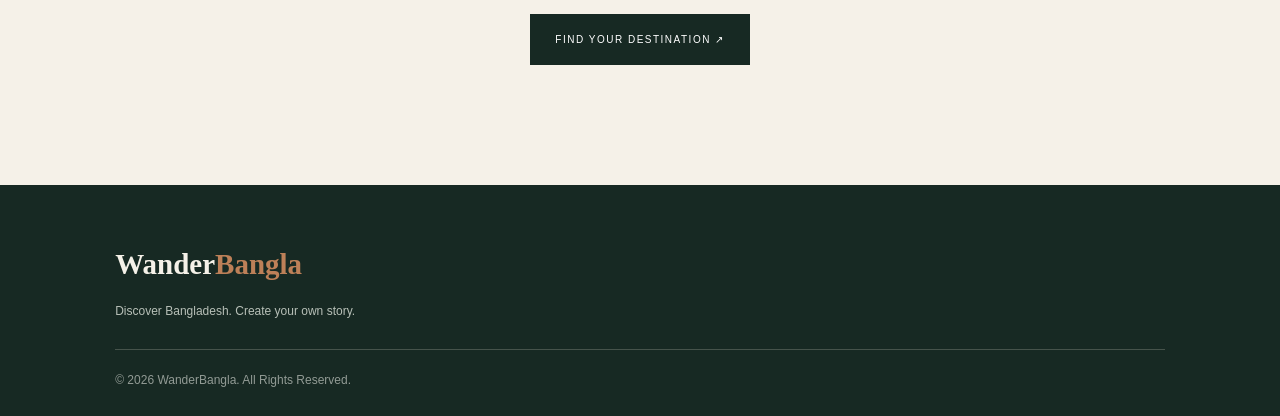
<file: gallery.html>
<!DOCTYPE html>
<html lang="en">

<head>
    <meta charset="UTF-8">
    <meta name="viewport" content="width=device-width, initial-scale=1.0">

    <title>Visual Journal | WanderBangla</title>

    <link rel="stylesheet" href="style.css">
</head>

<body class="visual-gallery">

    <!-- NAVIGATION -->
    <header>
        <nav class="navbar">
            <a href="index.html" class="logo">
                Wander<span>Bangla</span>
            </a>

            <ul class="nav-links">
                <li><a href="index.html">Home</a></li>
                <li><a href="destinations.html">Destinations</a></li>
                <li><a href="packages.html">Packages</a></li>
                <li><a href="activities.html">Activities</a></li>
                <li><a href="gallery.html" aria-current="page">Gallery</a></li>
                <li><a href="contact.html">Contact</a></li>
            </ul>
        </nav>
    </header>


    <!-- EDITORIAL INTRO -->
    <section class="vj-intro">

        <p class="vj-eyebrow">
            THE WANDERBANGLA VISUAL JOURNAL
        </p>

        <h1>
            Not just places.<br>
            <em>Feelings.</em>
        </h1>

        <div class="vj-intro-bottom">
            <p>
                A collection of moments, landscapes and
                quiet wonders from across Bangladesh.
            </p>

            <a href="#visual-collection">
                DISCOVER THE COLLECTION ↓
            </a>
        </div>

        <span class="vj-index">VOL. 01 — BANGLADESH</span>

    </section>


    <!-- FEATURED DESTINATION -->
    <section class="vj-feature" id="visual-collection">

        <div class="vj-feature-image">
            <img
                src="images/coxsbazar.jpg"
                alt="The coastline of Cox's Bazar"
            >

            <span class="vj-image-tag">THE COASTLINE</span>
        </div>

        <div class="vj-feature-caption">

            <div>
                <span class="vj-number">01 / FEATURED STORY</span>

                <h2>
                    Where the<br>
                    <em>ocean breathes.</em>
                </h2>
            </div>

            <div class="vj-caption-side">
                <p>
                    Cox's Bazar — endless horizons,
                    golden light and the calming rhythm
                    of the Bay of Bengal.
                </p>

                <a href="destinations.html">
                    EXPLORE DESTINATION ↗
                </a>
            </div>

        </div>

    </section>


    <!-- EDITORIAL PHOTO GRID -->
    <section class="vj-collection">

        <div class="vj-section-heading">
            <div>
                <span class="vj-number">02 / THE COLLECTION</span>
                <h2>Bangladesh, <em>unframed.</em></h2>
            </div>

            <p>
                Eight glimpses into the beauty
                of a land worth discovering.
            </p>
        </div>


        <div class="vj-grid">

            <!-- SAJEK -->
            <figure class="vj-card vj-card-tall">
                <img src="images/sajek.jpg"
                     alt="Clouds drifting across Sajek Valley"
                     loading="lazy">

                <figcaption>
                    <span>01 — THE HIGHLANDS</span>
                    <h3>Sajek Valley</h3>
                    <p>Above the clouds.</p>
                </figcaption>
            </figure>


            <!-- SYLHET -->
            <figure class="vj-card vj-card-offset">
                <img src="images/sylhet.jpg"
                     alt="Sylhet's green tea gardens"
                     loading="lazy">

                <figcaption>
                    <span>02 — THE GREENS</span>
                    <h3>Sylhet</h3>
                    <p>Where nature slows down.</p>
                </figcaption>
            </figure>


            <!-- BANDARBAN -->
            <figure class="vj-card">
                <img src="images/bandarban.jpg"
                     alt="The hills of Bandarban"
                     loading="lazy">

                <figcaption>
                    <span>03 — THE WILD</span>
                    <h3>Bandarban</h3>
                    <p>Made for the adventurous.</p>
                </figcaption>
            </figure>


            <!-- SUNDARBANS -->
            <figure class="vj-card vj-card-wide">
                <img src="images/sundarbans.jpg"
                     alt="The green waterways of the Sundarbans"
                     loading="lazy">

                <figcaption>
                    <span>04 — THE WILDERNESS</span>
                    <h3>The Sundarbans</h3>
                    <p>A world shaped by water and wilderness.</p>
                </figcaption>
            </figure>


            <!-- SAINT MARTIN -->
            <figure class="vj-card">
                <img src="images/saintmartin.jpg"
                     alt="Saint Martin's Island"
                     loading="lazy">

                <figcaption>
                    <span>05 — ISLAND LIFE</span>
                    <h3>Saint Martin</h3>
                    <p>A little further from everything.</p>
                </figcaption>
            </figure>


            <!-- RATARGUL -->
            <figure class="vj-card vj-card-offset">
                <img src="images/ratargul.jpg"
                     alt="Ratargul freshwater swamp forest"
                     loading="lazy">

                <figcaption>
                    <span>06 — THE HIDDEN</span>
                    <h3>Ratargul</h3>
                    <p>Into the quiet green.</p>
                </figcaption>
            </figure>


            <!-- CHATTOGRAM -->
            <figure class="vj-card">
                <img src="images/ctg.jpg"
                     alt="Chattogram landscape"
                     loading="lazy">

                <figcaption>
                    <span>07 — THE HOMELAND</span>
                    <h3>Chattogram</h3>
                    <p>Where our stories begin.</p>
                </figcaption>
            </figure>


            <!-- COX'S BAZAR DETAIL -->
            <figure class="vj-card">
                <img src="images/coxsbazar.jpg"
                     alt="A scenic view of Cox's Bazar beach"
                     loading="lazy">

                <figcaption>
                    <span>08 — GOLDEN HOURS</span>
                    <h3>Sea & Sky</h3>
                    <p>One more moment by the sea.</p>
                </figcaption>
            </figure>

        </div>

    </section>


    <!-- CLOSING MESSAGE -->
    <section class="vj-outro">

        <span class="vj-number">THE JOURNEY CONTINUES</span>

        <h2>
            Some places stay<br>
            with you <em>forever.</em>
        </h2>

        <p>
            Find the place that speaks to you.
            Then make it part of your own story.
        </p>

        <a href="destinations.html" class="vj-button">
            FIND YOUR DESTINATION ↗
        </a>

    </section>


    <!-- FOOTER -->
    <footer class="vj-footer">

        <a href="index.html" class="logo">
            Wander<span>Bangla</span>
        </a>

        <p>Discover Bangladesh. Create your own story.</p>

       
        <div class="copyright">
            © 2026 WanderBangla. All Rights Reserved.
        </div>

    </footer>

</body>
</html>
</file>
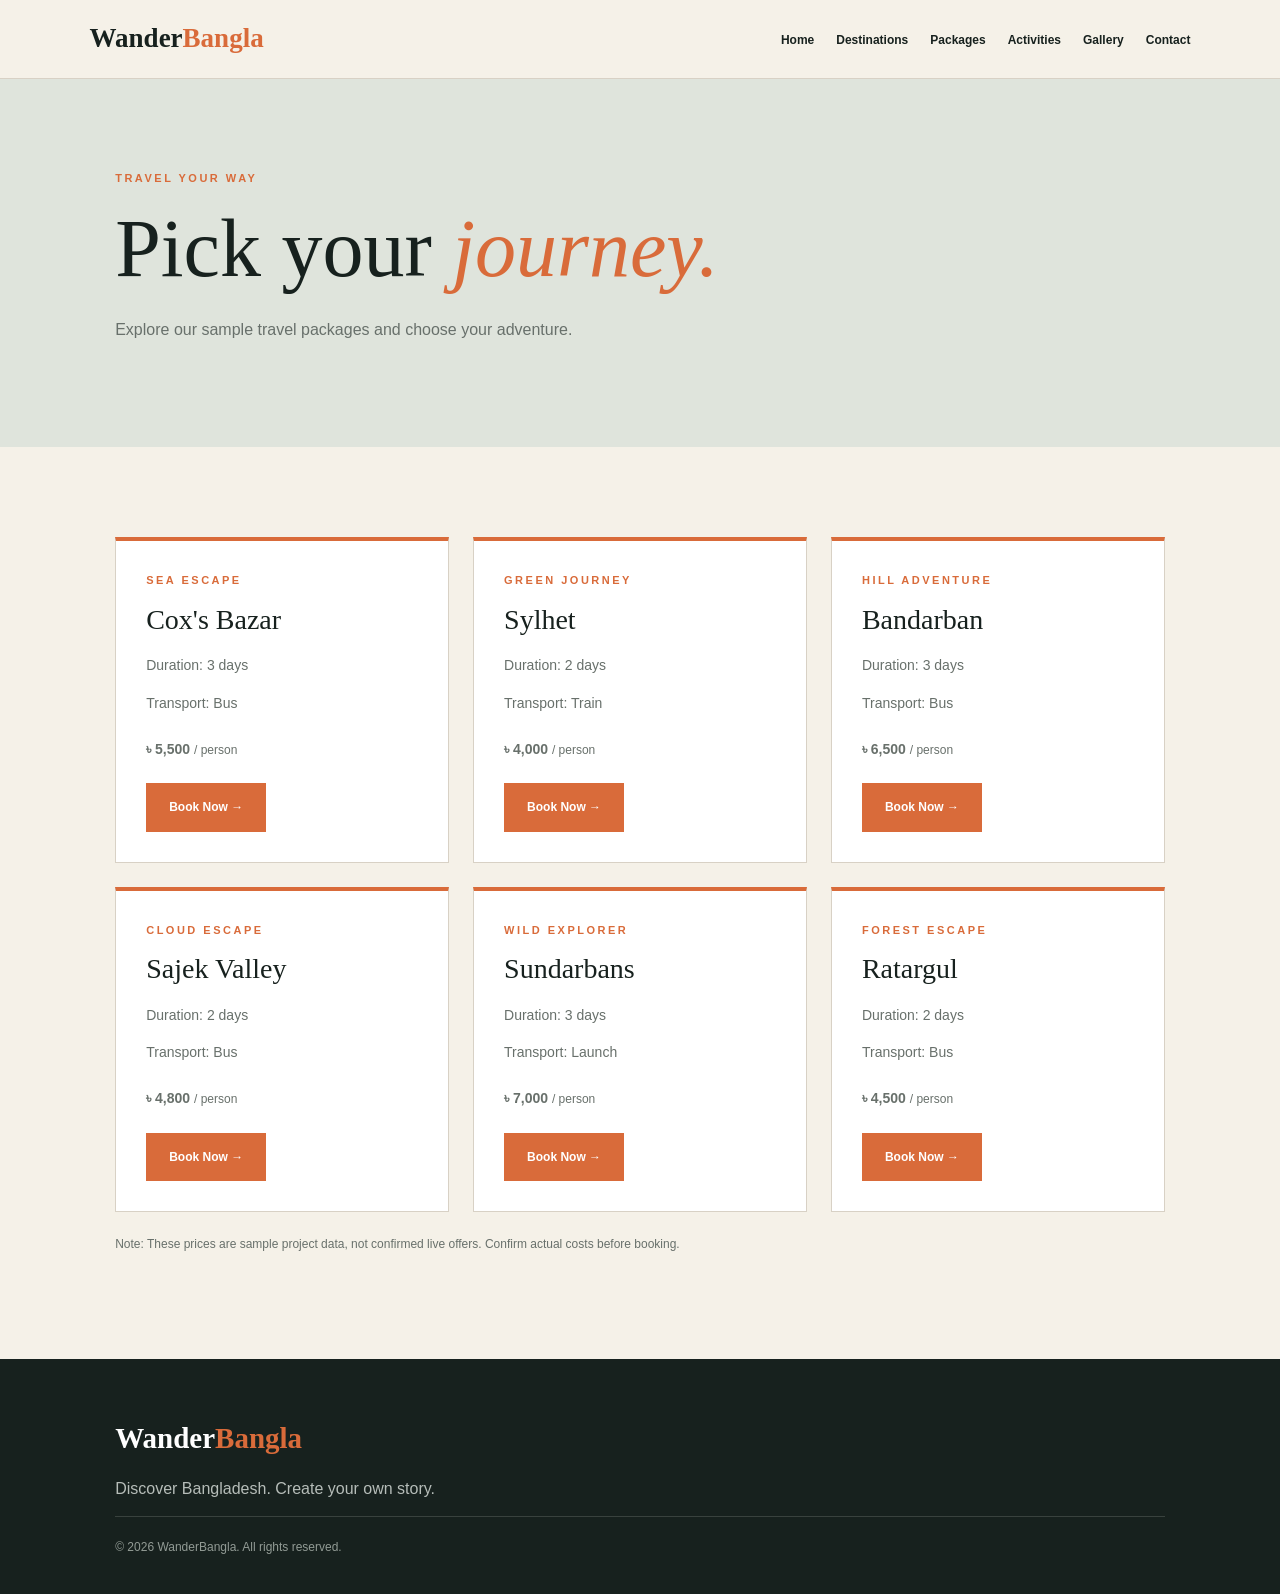
<file: packages.html>
<!DOCTYPE html>
<html lang="en">
<head>
    <meta charset="UTF-8">
    <meta name="viewport" content="width=device-width, initial-scale=1.0">
    <title>Travel Packages | WanderBangla</title>
    <link rel="stylesheet" href="style.css">
</head>
<body>
<header>
    <nav class="navbar">
        <a class="logo" href="index.html">Wander<span>Bangla</span></a>
        <ul class="nav-links">
            <li><a href="index.html">Home</a></li>
            <li><a href="destinations.html">Destinations</a></li>
            <li><a href="packages.html">Packages</a></li>
            <li><a href="activities.html">Activities</a></li>
            <li><a href="gallery.html">Gallery</a></li>
            <li><a href="contact.html">Contact</a></li>
        </ul>
    </nav>
</header>

<main>
    <section class="page-hero">
        <p class="label">TRAVEL YOUR WAY</p>
        <h1>Pick your <span>journey.</span></h1>
        <p>Explore our sample travel packages and choose your adventure.</p>
    </section>

    <section class="section">
        <div class="package-grid">

            <article class="package-card">
                <p class="label">SEA ESCAPE</p>
                <h3>Cox's Bazar</h3>
                <p>Duration: 3 days</p>
                <p>Transport: Bus</p>
                <p class="price">৳ 5,500 <small>/ person</small></p>
                <a class="btn" href="booking.html?destination=Cox%27s%20Bazar">Book Now →</a>
            </article>

            <article class="package-card">
                <p class="label">GREEN JOURNEY</p>
                <h3>Sylhet</h3>
                <p>Duration: 2 days</p>
                <p>Transport: Train</p>
                <p class="price">৳ 4,000 <small>/ person</small></p>
                <a class="btn" href="booking.html?destination=Sylhet">Book Now →</a>
            </article>

            <article class="package-card">
                <p class="label">HILL ADVENTURE</p>
                <h3>Bandarban</h3>
                <p>Duration: 3 days</p>
                <p>Transport: Bus</p>
                <p class="price">৳ 6,500 <small>/ person</small></p>
                <a class="btn" href="booking.html?destination=Bandarban">Book Now →</a>
            </article>

            <article class="package-card">
                <p class="label">CLOUD ESCAPE</p>
                <h3>Sajek Valley</h3>
                <p>Duration: 2 days</p>
                <p>Transport: Bus</p>
                <p class="price">৳ 4,800 <small>/ person</small></p>
                <a class="btn" href="booking.html?destination=Sajek%20Valley">Book Now →</a>
            </article>

            <article class="package-card">
                <p class="label">WILD EXPLORER</p>
                <h3>Sundarbans</h3>
                <p>Duration: 3 days</p>
                <p>Transport: Launch</p>
                <p class="price">৳ 7,000 <small>/ person</small></p>
                <a class="btn" href="booking.html?destination=Sundarbans">Book Now →</a>
            </article>

            <article class="package-card">
                <p class="label">FOREST ESCAPE</p>
                <h3>Ratargul</h3>
                <p>Duration: 2 days</p>
                <p>Transport: Bus</p>
                <p class="price">৳ 4,500 <small>/ person</small></p>
                <a class="btn" href="booking.html?destination=Ratargul">Book Now →</a>
            </article>

        </div>
        <p class="notice">Note: These prices are sample project data, not confirmed live offers. Confirm actual costs before booking.</p>
    </section>
</main>

<footer>
    <a class="logo footer-logo" href="index.html">Wander<span>Bangla</span></a>
    <p>Discover Bangladesh. Create your own story.</p>
   
    <p class="copyright">© 2026 WanderBangla. All rights reserved.</p>
</footer>
</body>
</html>
</file>
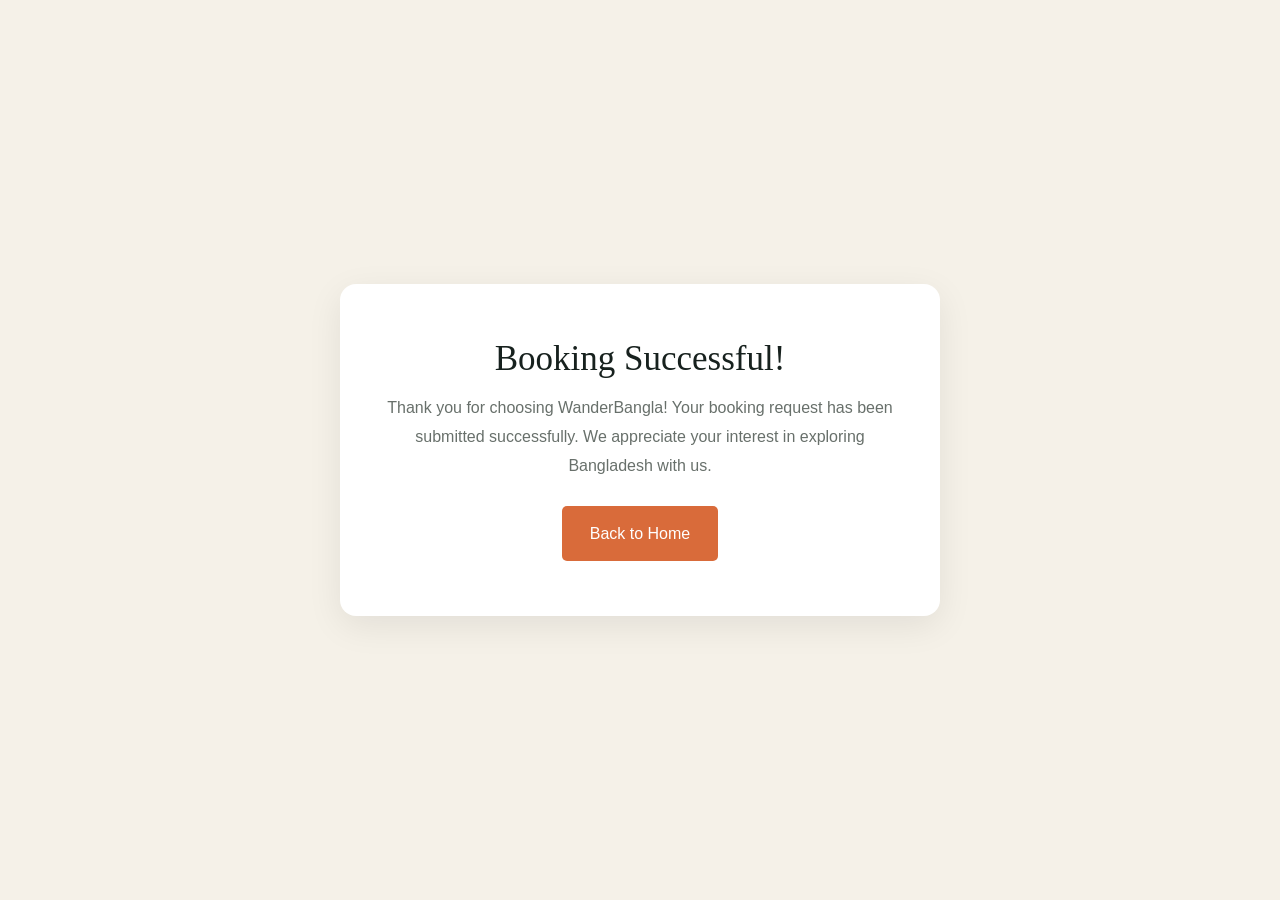
<file: success.html>
<!DOCTYPE html>
<html lang="en">

<head>
    <meta charset="UTF-8">
    <meta name="viewport" content="width=device-width, initial-scale=1.0">

    <title>Booking Successful | WanderBangla</title>

    <link rel="stylesheet" href="style.css">

    <style>
        .success-container {
            min-height: 100vh;
            display: flex;
            justify-content: center;
            align-items: center;
            padding: 30px;
            background: #f5f1e8;
        }

        .success-card {
            max-width: 600px;
            width: 100%;
            padding: 55px 35px;
            text-align: center;
            background: white;
            border-radius: 16px;
            box-shadow: 0 10px 35px rgba(0,0,0,0.08);
        }

        .success-icon {
            width: 85px;
            height: 85px;
            margin: 0 auto 25px;
            border-radius: 50%;
            background: #dfeadf;
            color: #3d7650;
            display: flex;
            justify-content: center;
            align-items: center;
            font-size: 45px;
        }

        .success-card h1 {
            font-size: 35px;
            color: #17211e;
            margin-bottom: 15px;
        }

        .success-card p {
            color: #68706b;
            line-height: 1.8;
            margin-bottom: 25px;
        }

        .success-card a {
            display: inline-block;
            padding: 14px 28px;
            background: #d96b3a;
            color: white;
            text-decoration: none;
            border-radius: 5px;
        }

        .success-card a:hover {
            background: #17211e;
        }
    </style>

</head>

<body>

    <main class="success-container">

        <div class="success-card">


            <h1>Booking Successful!</h1>

            <p>
                Thank you for choosing WanderBangla!
                Your booking request has been submitted successfully.
                We appreciate your interest in exploring Bangladesh with us.
            </p>

            <a href="index.html">Back to Home</a>

        </div>

    </main>

</body>

</html>
</file>
<file: style.css>
/* ==================================================
   WANDERBANGLA — COMPLETE STYLE SHEET
   Minimal Luxury | Responsive Design
================================================== */

/* ================= ROOT VARIABLES ================= */

:root {
    --dark: #17211e;
    --orange: #d96b3a;
    --cream: #f5f1e8;
    --light: #e8e2d7;
    --green: #dfe4dc;
    --white: #ffffff;
    --gray: #68706b;
    --border: #d8d1c5;
    --serif: Georgia, "Times New Roman", serif;
    --sans: Arial, Helvetica, sans-serif;
    --shadow: 0 15px 40px rgba(23, 33, 30, 0.08);
}

/* ================= RESET ================= */

* {
    margin: 0;
    padding: 0;
    box-sizing: border-box;
}

html {
    scroll-behavior: smooth;
    scroll-padding-top: 90px;
}

body {
    font-family: var(--sans);
    background: var(--cream);
    color: var(--dark);
    line-height: 1.7;
}

img {
    display: block;
    width: 100%;
    object-fit: cover;
}

a {
    color: inherit;
    text-decoration: none;
}

button,
input,
select,
textarea {
    font: inherit;
}

button,
.btn {
    cursor: pointer;
}

button:focus-visible,
a:focus-visible,
input:focus-visible,
select:focus-visible,
textarea:focus-visible {
    outline: 3px solid var(--orange);
    outline-offset: 4px;
}

::selection {
    background: var(--orange);
    color: var(--white);
}

/* ================= NAVIGATION ================= */

header {
    position: sticky;
    top: 0;
    z-index: 100;
}

.navbar {
    min-height: 78px;
    padding: 16px 7%;
    display: flex;
    align-items: center;
    justify-content: space-between;
    gap: 24px;
    background: var(--cream);
    border-bottom: 1px solid var(--border);
}

.logo {
    font-family: var(--serif);
    font-size: 27px;
    font-weight: bold;
    white-space: nowrap;
}

.logo span {
    color: var(--orange);
}

.nav-links {
    display: flex;
    align-items: center;
    flex-wrap: wrap;
    gap: 22px;
    list-style: none;
}

.nav-links a {
    position: relative;
    font-size: 12px;
    font-weight: bold;
    transition: color 0.3s;
}

.nav-links a::after {
    content: "";
    position: absolute;
    left: 0;
    bottom: -5px;
    width: 0;
    height: 2px;
    background: var(--orange);
    transition: width 0.3s;
}

.nav-links a:hover,
.nav-links a:focus {
    color: var(--orange);
}

.nav-links a:hover::after {
    width: 100%;
}

.nav-cta {
    padding: 10px 16px;
    background: var(--orange);
    color: var(--white) !important;
}

/* ================= COMMON STYLES ================= */

.section {
    padding: 90px 9%;
}

.label {
    margin-bottom: 14px;
    color: var(--orange);
    font-size: 11px;
    font-weight: bold;
    letter-spacing: 2.5px;
    text-transform: uppercase;
}

h1,
h2,
h3 {
    font-family: var(--serif);
    font-weight: normal;
    line-height: 1.15;
}

h1 {
    font-size: clamp(43px, 7vw, 82px);
}

h2 {
    margin-bottom: 22px;
    font-size: clamp(34px, 5vw, 55px);
}

h1 span,
h2 span {
    color: var(--orange);
    font-style: italic;
}

p {
    margin-bottom: 14px;
}

.btn {
    display: inline-block;
    padding: 13px 22px;
    border: 1px solid var(--orange);
    background: var(--orange);
    color: var(--white);
    font-size: 12px;
    font-weight: bold;
    text-align: center;
    transition: background 0.3s, color 0.3s,
                border-color 0.3s, transform 0.3s;
}

.btn:hover {
    background: var(--dark);
    border-color: var(--dark);
    color: var(--white);
    transform: translateY(-2px);
}

.btn-outline {
    background: transparent;
    color: var(--dark);
    border-color: var(--dark);
}

.btn-outline:hover {
    background: var(--dark);
    color: var(--white);
}

.text-link {
    display: inline-block;
    margin-top: 10px;
    padding-bottom: 3px;
    border-bottom: 1px solid currentColor;
    font-size: 12px;
    font-weight: bold;
    transition: color 0.3s;
}

.text-link:hover {
    color: var(--orange);
}

.soft-bg {
    background: var(--light);
}

.dark-bg {
    background: var(--dark);
    color: var(--white);
}

.dark-bg h2 span {
    color: #f0a181;
}

.section-heading {
    display: flex;
    justify-content: space-between;
    align-items: end;
    gap: 25px;
    margin-bottom: 40px;
}

.section-heading > p {
    max-width: 320px;
    color: var(--gray);
    font-size: 13px;
}

/* ================= HERO ================= */

.hero {
    position: relative;
    min-height: 620px;
    display: flex;
    align-items: center;
    padding: 80px 10%;
    color: var(--white);
    background:
        linear-gradient(
            90deg,
            rgba(23, 33, 30, 0.92),
            rgba(23, 33, 30, 0.38)
        ),
        url("images/hero.jpg") center / cover no-repeat;
}

.hero-content {
    max-width: 720px;
}

.hero h1 {
    margin: 22px 0;
}

.hero h1 span {
    display: block;
    color: #f0a181;
}

.hero .label {
    color: #f0a181;
}

.hero-content > p:not(.label) {
    max-width: 470px;
    color: #e4e7e4;
    margin-bottom: 26px;
    font-size: 15px;
}

.hero-btn {
    display: inline-block;
    padding: 14px 22px;
    background: var(--orange);
    color: var(--white);
    font-size: 12px;
    font-weight: bold;
    transition: background 0.3s;
}

.hero-btn:hover {
    background: var(--dark);
}

.hero-number {
    position: absolute;
    right: 7%;
    bottom: 35px;
    font-size: 11px;
    letter-spacing: 3px;
}

/* ================= INNER PAGE HERO ================= */

.page-hero {
    padding: 90px 9%;
    background: var(--green);
}

.page-hero h1 {
    max-width: 850px;
    margin-bottom: 20px;
}

.page-hero > p:last-child {
    max-width: 600px;
    color: var(--gray);
}

/* ================= INTRODUCTION ================= */

.intro,
.introduction {
    display: grid;
    grid-template-columns: 1fr 1fr;
    align-items: center;
    gap: 55px;
    padding: 90px 9%;
}

.intro p:not(.label),
.introduction p:not(.label) {
    color: var(--gray);
}

.feature-image,
.intro-image img {
    height: 430px;
    border-radius: 4px;
    transition: transform 0.5s;
}

.feature-image:hover,
.intro-image img:hover {
    transform: scale(1.02);
}

/* ================= DESTINATIONS ================= */

.destination-grid {
    display: grid;
    grid-template-columns: repeat(3, minmax(0, 1fr));
    gap: 24px;
}

.destination-card {
    min-width: 0;
    overflow: hidden;
    background: var(--cream);
    border: 1px solid var(--border);
    border-radius: 7px;
    transition: transform 0.3s, box-shadow 0.3s,
                border-color 0.3s;
}

.destination-card:hover {
    transform: translateY(-7px);
    border-color: var(--orange);
    box-shadow: var(--shadow);
}

.destination-image {
    overflow: hidden;
}

.destination-card > img,
.destination-image img {
    height: 220px;
    transition: transform 0.5s;
}

.destination-card:hover > img,
.destination-card:hover .destination-image img {
    transform: scale(1.04);
}

.destination-info,
.card-body {
    padding: 23px;
}

.destination-info h3,
.card-body h3 {
    margin-bottom: 12px;
    font-size: 27px;
}

.destination-info > p,
.card-body > p:not(.label) {
    color: var(--gray);
    font-size: 13px;
}

.destination-info > span {
    color: var(--orange);
    font-size: 10px;
    letter-spacing: 1px;
}

.destination-info a {
    display: inline-block;
    margin-top: 8px;
    color: var(--orange);
    font-size: 12px;
    font-weight: bold;
}

.card-body .label {
    font-size: 10px;
}

/* ================= CALL TO ACTION ================= */

.cta {
    padding: 85px 9%;
    text-align: center;
    background: var(--orange);
    color: var(--white);
}

.cta .label,
.cta h2 span {
    color: var(--dark);
}

.cta h2 {
    margin-bottom: 25px;
}

.cta > p {
    max-width: 550px;
    margin: 0 auto 25px;
}

.cta .btn {
    background: var(--dark);
    border-color: var(--dark);
}

.cta .btn:hover {
    background: var(--white);
    color: var(--dark);
    border-color: var(--white);
}

/* ================= PACKAGES ================= */

.package-grid {
    display: grid;
    grid-template-columns: repeat(3, minmax(0, 1fr));
    gap: 24px;
}

.package-card {
    min-width: 0;
    padding: 30px;
    background: var(--white);
    border: 1px solid var(--border);
    border-top: 4px solid var(--orange);
    transition: transform 0.3s, box-shadow 0.3s;
}

.package-card:hover {
    transform: translateY(-6px);
    box-shadow: var(--shadow);
}

.package-card h3 {
    margin-bottom: 18px;
    font-size: 28px;
}

.package-card > p:not(.label) {
    color: var(--gray);
    font-size: 14px;
}

.package-card .price {
    margin: 22px 0;
    color: var(--orange);
    font-size: 25px;
    font-weight: bold;
}

.price small {
    font-size: 12px;
    font-weight: normal;
}

.package-card ul {
    list-style: none;
    margin: 20px 0;
}

.package-card li {
    padding: 8px 0;
    border-bottom: 1px solid #e7e1d7;
    font-size: 13px;
}

.package-card li::before {
    content: "✓";
    margin-right: 10px;
    color: var(--orange);
}

.notice {
    margin-top: 22px;
    color: var(--gray);
    font-size: 12px;
}

/* ================= ACTIVITIES & TRANSPORT ================= */

.activity-grid {
    display: grid;
    grid-template-columns: repeat(3, minmax(0, 1fr));
    gap: 16px;
    margin-top: 35px;
}

.activity-card {
    min-height: 185px;
    padding: 25px;
    background: #202b27;
    border: 1px solid #3d4944;
    border-top: 3px solid var(--orange);
    transition: background 0.3s, transform 0.3s;
}

.soft-bg .activity-card {
    background: var(--cream);
    border-color: var(--border);
    border-top-color: var(--orange);
}

.activity-card:hover {
    background: var(--orange);
    color: var(--white);
    transform: translateY(-4px);
}

.activity-card span {
    color: var(--orange);
    font-size: 12px;
}

.activity-card:hover span {
    color: var(--white);
}

.activity-card h3 {
    margin: 20px 0 10px;
    font-size: 25px;
}

.activity-card p {
    color: #b6bdb9;
    font-size: 13px;
}

.soft-bg .activity-card p {
    color: var(--gray);
}

.activity-card:hover p {
    color: var(--white);
}

.transport {
    display: grid;
    grid-template-columns: 0.8fr 1.2fr;
    gap: 45px;
    padding: 90px 9%;
    background: var(--dark);
    color: var(--white);
}

.transport-content h2 span {
    color: #f0a181;
}

.transport-content > p:not(.label) {
    color: #c4ccc7;
}

.transport-list {
    display: grid;
    grid-template-columns: repeat(2, minmax(0, 1fr));
    gap: 15px;
}

.transport-item {
    padding: 25px;
    border: 1px solid #3d4944;
    border-top: 3px solid var(--orange);
}

.transport-item strong {
    color: #f0a181;
    font-size: 12px;
}

.transport-item h3 {
    margin: 15px 0 8px;
    font-size: 24px;
}

.transport-item p {
    margin-bottom: 0;
    color: #c4ccc7;
    font-size: 13px;
}

/* ================= ACCOMMODATION ================= */

.stay-section,
.stay {
    display: grid;
    grid-template-columns: 1fr 1fr;
    gap: 55px;
    align-items: center;
    padding: 90px 9%;
}

.stay-section h2,
.stay h2 {
    margin-bottom: 22px;
}

.stay-section p:not(.label),
.stay-content p:not(.label) {
    color: var(--gray);
}

.stay-section > img,
.stay-image img {
    width: 100%;
    height: 480px;
    object-fit: cover;
}

.stay-list,
.stay-content ul {
    list-style: none;
    margin: 20px 0 28px;
}

.stay-list li,
.stay-content li {
    padding: 10px 0;
    border-bottom: 1px solid var(--border);
}

.stay-list li::before,
.stay-content li::before {
    content: "→";
    color: var(--orange);
    margin-right: 12px;
}

/* ================= GALLERY ================= */

.gallery-grid {
    display: grid;
    grid-template-columns: repeat(3, minmax(0, 1fr));
    grid-auto-rows: 240px;
    gap: 18px;
}

.gallery-item {
    position: relative;
    min-width: 0;
    overflow: hidden;
    border-radius: 8px;
    background: var(--light);
}

.gallery-item img {
    width: 100%;
    height: 100%;
    transition: transform 0.5s;
}

.gallery-item:hover img {
    transform: scale(1.08);
}

.gallery-item figcaption {
    position: absolute;
    inset: auto 0 0;
    padding: 35px 18px 15px;
    color: var(--white);
    font-weight: bold;
    background: linear-gradient(transparent, rgba(23, 33, 30, 0.86));
}

.gallery-large,
.gallery-wide {
    grid-column: span 2;
}

/* ================= EDITORIAL GALLERY ================= */

.visual-gallery {
    --vj-bg: #f5f1e8;
    --vj-dark: #172923;
    --vj-accent: #bd8058;
    --vj-muted: #777c72;
    background: var(--vj-bg);
    color: var(--vj-dark);
    font-family: var(--sans);
}

.visual-gallery .navbar {
    background: var(--vj-bg);
}

.visual-gallery a:focus-visible {
    outline: 2px solid var(--vj-accent);
    outline-offset: 5px;
}

.vj-intro {
    position: relative;
    overflow: hidden;
    padding: 105px 10% 65px;
}

.vj-eyebrow,
.vj-number {
    color: var(--vj-accent);
    font-size: 10px;
    font-weight: bold;
    letter-spacing: 2.5px;
}

.vj-intro h1 {
    margin: 35px 0 30px;
    font-family: var(--serif);
    font-size: clamp(58px, 8.5vw, 112px);
    font-weight: normal;
    line-height: 0.98;
    letter-spacing: -4px;
}

.vj-intro h1 em,
.vj-section-heading h2 em,
.vj-feature-caption h2 em,
.vj-outro h2 em {
    color: var(--vj-accent);
    font-weight: normal;
}

.vj-intro-bottom {
    display: flex;
    justify-content: space-between;
    align-items: end;
    gap: 30px;
    margin-top: 45px;
}

.vj-intro-bottom p {
    max-width: 360px;
    color: var(--vj-muted);
    font-size: 14px;
    line-height: 1.9;
}

.vj-intro-bottom a,
.vj-caption-side a {
    color: var(--vj-dark);
    font-size: 10px;
    font-weight: bold;
    letter-spacing: 1.5px;
    border-bottom: 1px solid var(--vj-accent);
    padding-bottom: 8px;
}

.vj-index {
    display: block;
    margin-top: 50px;
    text-align: right;
    color: var(--vj-muted);
    font-size: 9px;
    letter-spacing: 2px;
}

.vj-feature {
    padding: 0 7% 100px;
}

.vj-feature-image {
    position: relative;
    height: clamp(330px, 57vw, 650px);
    overflow: hidden;
    background: #d9d5c9;
}

.vj-feature-image img {
    width: 100%;
    height: 100%;
    object-fit: cover;
    transition: transform 1s;
}

.vj-feature-image:hover img {
    transform: scale(1.035);
}

.vj-feature-image::after {
    content: "";
    position: absolute;
    inset: 40% 0 0;
    background: linear-gradient(
        to bottom,
        transparent,
        rgba(14, 26, 20, 0.48)
    );
    pointer-events: none;
}

.vj-image-tag {
    position: absolute;
    z-index: 1;
    left: 25px;
    bottom: 25px;
    color: var(--white);
    font-size: 10px;
    letter-spacing: 3px;
}

.vj-feature-caption {
    display: grid;
    grid-template-columns: 1.2fr 0.8fr;
    align-items: end;
    gap: 50px;
    padding-top: 35px;
}

.vj-feature-caption h2 {
    margin-top: 22px;
    font-family: var(--serif);
    font-size: clamp(42px, 5vw, 67px);
    font-weight: normal;
    line-height: 1.08;
}

.vj-caption-side {
    padding-bottom: 5px;
}

.vj-caption-side p {
    max-width: 360px;
    margin-bottom: 25px;
    color: var(--vj-muted);
    font-size: 13px;
    line-height: 1.9;
}

.vj-collection {
    padding: 80px 9% 110px;
    background: #ebe6dc;
}

.vj-section-heading {
    display: flex;
    justify-content: space-between;
    align-items: end;
    gap: 25px;
    margin-bottom: 55px;
}

.vj-section-heading h2 {
    margin-top: 20px;
    font-family: var(--serif);
    font-size: clamp(38px, 5vw, 64px);
    font-weight: normal;
    line-height: 1.1;
}

.vj-section-heading > p {
    max-width: 270px;
    color: var(--vj-muted);
    font-size: 13px;
    line-height: 1.8;
}

.vj-grid {
    display: grid;
    grid-template-columns: repeat(12, minmax(0, 1fr));
    grid-auto-rows: 75px;
    gap: 22px;
}

.vj-card {
    position: relative;
    grid-column: span 6;
    grid-row: span 4;
    min-width: 0;
    margin: 0;
    overflow: hidden;
    background: #d4d0c4;
    isolation: isolate;
}

.vj-card-tall {
    grid-column: span 7;
    grid-row: span 6;
}

.vj-card-offset {
    grid-column: span 5;
    grid-row: span 5;
    margin-top: 70px;
}

.vj-card-wide {
    grid-column: span 7;
    grid-row: span 5;
}

.vj-card img {
    width: 100%;
    height: 100%;
    object-fit: cover;
    transition: transform 0.8s, filter 0.8s;
}

.vj-card::after {
    content: "";
    position: absolute;
    inset: 35% 0 0;
    z-index: 0;
    background: linear-gradient(
        to bottom,
        transparent,
        rgba(13, 24, 19, 0.85)
    );
    pointer-events: none;
}

.vj-card:hover img {
    transform: scale(1.07);
    filter: saturate(1.08);
}

.vj-card figcaption {
    position: absolute;
    z-index: 1;
    left: 24px;
    right: 18px;
    bottom: 25px;
    color: var(--white);
    transition: transform 0.4s;
}

.vj-card:hover figcaption {
    transform: translateY(-5px);
}

.vj-card figcaption span {
    color: #e6bd99;
    font-size: 9px;
    letter-spacing: 2px;
}

.vj-card figcaption h3 {
    margin: 10px 0 5px;
    font-family: var(--serif);
    font-size: clamp(25px, 3vw, 37px);
    font-weight: normal;
    line-height: 1.15;
}

.vj-card figcaption p {
    color: #e2e3dc;
    font-size: 11px;
    line-height: 1.6;
}

.vj-outro {
    padding: 120px 9%;
    text-align: center;
}

.vj-outro h2 {
    margin: 28px 0;
    font-family: var(--serif);
    font-size: clamp(43px, 7vw, 82px);
    font-weight: normal;
    line-height: 1.08;
}

.vj-outro > p {
    max-width: 420px;
    margin: 0 auto 32px;
    color: var(--vj-muted);
    font-size: 13px;
    line-height: 1.9;
}

.vj-button {
    display: inline-block;
    padding: 17px 25px;
    background: var(--vj-dark);
    color: var(--white);
    font-size: 10px;
    letter-spacing: 1.5px;
    transition: background 0.3s, transform 0.3s;
}

.vj-button:hover {
    background: var(--vj-accent);
    transform: translateY(-3px);
}



/* ==============================
   SMALL MOBILE
============================== */

@media (max-width: 400px) {
    .contact-info-panel h2,
    .location-heading h2 {
        font-size: 29px;
    }

    .contact-form {
        padding: 22px 16px;
    }

    .contact-form input,
    .contact-form select,
    .contact-form textarea {
        font-size: 13px;
    }

    .location-map,
    .location-map iframe {
        min-height: 250px;
        height: 250px;
    }

    .location-card-info {
        padding: 25px 20px;
    }
}




/* TABLET */
@media (max-width: 900px) {
    #contact.section {
        padding: 75px 6%;
    }

    #contact .contact-layout {
        grid-template-columns: 1fr;
        gap: 24px;
    }

    #contact .contact-info-panel,
    #contact .contact-form {
        padding: 32px;
    }

    #location.location-section {
        padding: 75px 6%;
    }

    #location .location-map-card {
        grid-template-columns: 1fr;
    }

    #location .location-map,
    #location .location-map iframe {
        height: 350px;
        min-height: 350px;
    }

    #location .location-card-info {
        padding: 30px;
    }
}

/* MOBILE */
@media (max-width: 600px) {
    #contact.section {
        padding: 55px 5%;
    }

    #contact .contact-layout {
        gap: 20px;
    }

    #contact .contact-info-panel,
    #contact .contact-form {
        padding: 25px 20px;
        border-radius: 8px;
    }

    #contact .contact-info-panel h2 {
        font-size: 34px;
    }

    #contact .contact-intro,
    #contact .contact-detail p {
        font-size: 13px;
    }

    #contact .contact-detail {
        padding: 17px 0;
    }

    #contact .contact-form h2 {
        font-size: 30px;
    }

    #contact .contact-form input,
    #contact .contact-form select,
    #contact .contact-form textarea {
        font-size: 14px;
    }

    #contact .contact-form textarea {
        min-height: 125px;
    }

    #location.location-section {
        padding: 55px 5%;
    }

    #location .location-heading {
        display: block;
        margin-bottom: 25px;
    }

    #location .location-heading h2 {
        font-size: 38px;
    }

    #location .location-heading > p {
        margin-top: 15px;
    }

    #location .location-map,
    #location .location-map iframe {
        height: 290px;
        min-height: 290px;
    }

    #location .location-card-info {
        padding: 25px 20px;
    }

    #location .location-card-info h3 {
        font-size: 27px;
    }
}

/* SMALL MOBILE */
@media (max-width: 380px) {
    #contact .contact-info-panel,
    #contact .contact-form {
        padding: 22px 16px;
    }

    #contact .contact-info-panel h2 {
        font-size: 30px;
    }

    #contact .contact-form h2 {
        font-size: 27px;
    }

    #location .location-heading h2 {
        font-size: 33px;
    }

    #location .location-map,
    #location .location-map iframe {
        height: 250px;
        min-height: 250px;
    }
}

/* ================= LOCATION & MAP ================= */

.location-section {
    padding: 90px 9%;
    background: #ebe6dc;
}

.location-heading {
    display: flex;
    justify-content: space-between;
    align-items: end;
    gap: 30px;
    margin-bottom: 35px;
}

.location-heading h2 {
    margin-bottom: 0;
    font-size: clamp(35px, 5vw, 55px);
}

.location-heading > p {
    max-width: 340px;
    color: var(--gray);
    font-size: 13px;
}

.location-map-card {
    display: grid;
    grid-template-columns: minmax(0, 1fr) 300px;
    overflow: hidden;
    background: var(--cream);
    border: 1px solid #d8d0c3;
    border-radius: 8px;
    box-shadow: var(--shadow);
}

.location-map {
    min-width: 0;
    min-height: 420px;
}

.location-map iframe {
    display: block;
    width: 100%;
    height: 100%;
    min-height: 420px;
    border: 0;
}

.location-card-info {
    display: flex;
    flex-direction: column;
    justify-content: center;
    padding: 32px 25px;
}

.location-card-info h3 {
    margin-bottom: 15px;
    font-size: 29px;
}

.location-card-info p {
    margin-bottom: 20px;
    color: var(--gray);
    font-size: 13px;
}

.map-frame {
    display: block;
    width: 100%;
    height: 400px;
    margin-top: 25px;
    border: 0;
    border-radius: 5px;
}

/* ================= BOOKING PAGE ================= */

.booking-section {
    padding: 90px 9%;
    background: var(--light);
}

.booking-form {
    max-width: 720px;
    margin: 0 auto;
    padding: 40px;
    background: #fffdf8;
    border: 1px solid var(--border);
    border-radius: 8px;
    box-shadow: var(--shadow);
}

.booking-form h2 {
    font-size: 36px;
}

.booking-form > p {
    color: var(--gray);
    font-size: 13px;
}

.booking-form label {
    display: block;
    margin: 17px 0 7px;
    font-size: 13px;
    font-weight: bold;
}

.booking-form input,
.booking-form select,
.booking-form textarea {
    display: block;
    width: 100%;
    padding: 13px;
    background: #faf7f0;
    border: 1px solid #d5cec1;
    border-radius: 4px;
    color: var(--dark);
}

.booking-form textarea {
    min-height: 120px;
    resize: vertical;
}

.booking-form .btn {
    width: 100%;
    margin-top: 24px;
}

/* ================= LOGIN & SIGN UP ================= */

.auth-section {
    min-height: 75vh;
    display: flex;
    align-items: center;
    justify-content: center;
    padding: 70px 6%;
    background:
        linear-gradient(
            rgba(23, 33, 30, 0.76),
            rgba(23, 33, 30, 0.76)
        ),
        url("images/hero.jpg") center / cover no-repeat;
}

.auth-card {
    width: 100%;
    max-width: 470px;
    padding: 40px;
    background: var(--cream);
    border: 1px solid var(--border);
    border-radius: 8px;
    box-shadow: 0 20px 60px rgba(0, 0, 0, 0.2);
}

.auth-card .logo {
    display: inline-block;
    margin-bottom: 28px;
}

.auth-card h1 {
    margin-bottom: 12px;
    font-size: 38px;
}

.auth-card > p {
    color: var(--gray);
    font-size: 13px;
}

.auth-card label {
    display: block;
    margin: 17px 0 7px;
    font-size: 12px;
    font-weight: bold;
}

.auth-card input {
    width: 100%;
    padding: 13px;
    background: #fffdf8;
    border: 1px solid var(--border);
    border-radius: 4px;
}

.auth-card .btn {
    width: 100%;
    margin-top: 25px;
}

.auth-switch {
    margin-top: 22px;
    text-align: center;
    font-size: 13px;
}

.auth-switch a {
    color: var(--orange);
    font-weight: bold;
}

/* ================= FOOTER ================= */

footer {
    padding: 55px 9% 22px;
    background: var(--dark);
    color: var(--white);
}

.footer-logo {
    display: inline-block;
    font-family: var(--serif);
    font-size: 29px;
}

.footer-logo span {
    color: var(--orange);
}

footer > p {
    margin-top: 12px;
    color: #b6bdb9;
}

.footer-links {
    display: flex;
    flex-wrap: wrap;
    gap: 22px;
    margin: 28px 0 40px;
}

.footer-links a {
    color: #c0c7c2;
    font-size: 13px;
    transition: color 0.3s;
}

.footer-links a:hover {
    color: var(--orange);
}

.copyright {
    padding-top: 20px;
    border-top: 1px solid #39423e;
    color: #929b95;
    font-size: 12px;
}

/* Gallery footer */

.vj-footer {
    padding: 55px 9% 25px;
    background: var(--vj-dark);
    color: var(--vj-bg);
}

.vj-footer .logo {
    display: inline-block;
    font-family: var(--serif);
    font-size: 29px;
}

.vj-footer .logo span {
    color: var(--vj-accent);
}

.vj-footer > p {
    margin: 12px 0 28px;
    color: #b8c0b8;
    font-size: 12px;
}

.vj-footer .footer-links {
    gap: 15px 24px;
    margin-bottom: 35px;
}

.vj-footer .footer-links a {
    color: #d0d4cd;
}

.vj-footer .copyright {
    border-color: #46534b;
}

/* ================= TABLET RESPONSIVE ================= */

@media (max-width: 900px) {

    .navbar {
        flex-direction: column;
        padding: 18px 5%;
    }

    .nav-links {
        justify-content: center;
        gap: 12px 18px;
    }

    .intro,
    .introduction,
    .stay-section,
    .stay,
    .transport {
        grid-template-columns: 1fr;
    }

    .destination-grid,
    .package-grid {
        grid-template-columns: repeat(2, minmax(0, 1fr));
    }

    .activity-grid {
        grid-template-columns: repeat(2, minmax(0, 1fr));
    }

    .section-heading {
        align-items: start;
        flex-direction: column;
    }

    .feature-image {
        height: 350px;
    }

    .contact-section .contact-layout {
        grid-template-columns: 1fr;
        gap: 25px;
    }

    .contact-section .contact-info-panel,
    .contact-section .contact-form {
        padding: 32px;
    }

    .location-map-card {
        grid-template-columns: 1fr;
    }

    .location-map,
    .location-map iframe {
        min-height: 350px;
        height: 350px;
    }

    .location-card-info {
        padding: 30px;
    }

    .vj-intro {
        padding: 80px 7% 50px;
    }

    .vj-feature {
        padding: 0 5% 75px;
    }

    .vj-collection {
        padding: 70px 6% 80px;
    }

    .vj-grid {
        grid-auto-rows: 60px;
        gap: 15px;
    }

    .vj-card-tall {
        grid-row: span 5;
    }

    .vj-card-offset {
        grid-row: span 4;
        margin-top: 40px;
    }

    .vj-card-wide {
        grid-row: span 4;
    }
}

/* ================= MOBILE RESPONSIVE ================= */

@media (max-width: 600px) {

    html {
        scroll-padding-top: 20px;
    }

    .navbar {
        padding: 18px 5%;
        gap: 16px;
    }

    .logo {
        font-size: 25px;
    }

    .nav-links {
        gap: 10px 14px;
    }

    .nav-links a {
        font-size: 11px;
    }

    .hero {
        min-height: 530px;
        padding: 60px 7%;
        background-position: center;
    }

    .hero h1 {
        font-size: clamp(45px, 12vw, 65px);
    }

    .section,
    .page-hero {
        padding: 65px 6%;
    }

    .intro,
    .introduction,
    .stay {
        padding: 65px 6%;
    }

    .destination-grid,
    .package-grid,
    .activity-grid,
    .gallery-grid,
    .transport-list {
        grid-template-columns: 1fr;
    }

    .gallery-grid {
        grid-auto-rows: 240px;
    }

    .gallery-large,
    .gallery-wide {
        grid-column: auto;
    }

    .destination-card > img,
    .destination-image img {
        height: 220px;
    }

    .feature-image,
    .intro-image img {
        height: 280px;
    }

    .stay-section > img,
    .stay-image img {
        height: 320px;
    }

    .contact-section {
        padding: 60px 5%;
    }

    .contact-heading {
        margin-bottom: 35px;
        text-align: left;
    }

    .contact-heading h1 {
        font-size: clamp(36px, 10vw, 48px);
    }

    .contact-section .contact-info-panel,
    .contact-section .contact-form {
        padding: 24px 20px;
    }

    .contact-section .contact-info-panel h2 {
        font-size: 34px;
    }

    .contact-section .form-row {
        grid-template-columns: 1fr;
        gap: 0;
    }

    .contact-section .contact-detail {
        gap: 12px;
    }

    .contact-form,
    .booking-form {
        padding: 24px 20px;
    }

    .contact-detail {
        padding: 18px;
    }

    .location-section {
        padding: 65px 6%;
    }

    .location-heading {
        display: block;
    }

    .location-heading > p {
        margin-top: 16px;
    }

    .location-map,
    .location-map iframe {
        min-height: 300px;
        height: 300px;
    }

    .location-card-info {
        padding: 25px;
    }

    .map-frame {
        height: 320px;
    }

    .cta {
        padding: 65px 6%;
    }

    .booking-section {
        padding: 65px 6%;
    }

    .auth-section {
        padding: 50px 5%;
    }

    .auth-card {
        padding: 28px 22px;
    }

    footer {
        padding: 45px 6% 20px;
    }

    .footer-links {
        gap: 14px 20px;
    }

    .vj-intro {
        padding: 65px 6% 45px;
    }

    .vj-intro h1 {
        font-size: clamp(49px, 13vw, 70px);
        letter-spacing: -2px;
    }

    .vj-intro-bottom {
        align-items: flex-start;
        flex-direction: column;
        gap: 22px;
    }

    .vj-index {
        margin-top: 35px;
    }

    .vj-feature {
        padding: 0 5% 60px;
    }

    .vj-feature-image {
        height: 360px;
    }

    .vj-feature-caption {
        grid-template-columns: 1fr;
        gap: 20px;
    }

    .vj-feature-caption h2 {
        font-size: 46px;
    }

    .vj-collection {
        padding: 60px 5%;
    }

    .vj-section-heading {
        display: block;
        margin-bottom: 35px;
    }

    .vj-section-heading > p {
        margin-top: 18px;
    }

    .vj-grid {
        grid-template-columns: 1fr;
        grid-auto-rows: auto;
        gap: 18px;
    }

    .vj-card,
    .vj-card-tall,
    .vj-card-offset,
    .vj-card-wide {
        grid-column: 1;
        grid-row: auto;
        height: 330px;
        margin-top: 0;
    }

    .vj-card-tall {
        height: 410px;
    }

    .vj-card figcaption {
        left: 20px;
        bottom: 20px;
    }

    .vj-outro {
        padding: 80px 6%;
    }

    .vj-footer {
        padding: 45px 6% 25px;
    }
}

/* ================= SMALL MOBILE ================= */

@media (max-width: 380px) {

    .nav-links {
        gap: 9px 12px;
    }

    .nav-links a {
        font-size: 10px;
    }

    .hero h1 {
        font-size: 44px;
    }

    .destination-card > img,
    .destination-image img {
        height: 195px;
    }

    .card-body,
    .destination-info {
        padding: 18px;
    }

    .contact-section .contact-info-panel,
    .contact-section .contact-form,
    .booking-form,
    .auth-card {
        padding: 20px 16px;
    }

    .contact-section .contact-info-panel h2 {
        font-size: 30px;
    }

    .vj-card,
    .vj-card-tall,
    .vj-card-offset,
    .vj-card-wide {
        height: 280px;
    }
}

/* ================= ACCESSIBILITY ================= */

@media (prefers-reduced-motion: reduce) {

    *,
    *::before,
    *::after {
        scroll-behavior: auto !important;
        animation-duration: 0.01ms !important;
        animation-iteration-count: 1 !important;
        transition-duration: 0.01ms !important;
    }
}
 

@import url('https://fonts.googleapis.com/css2?family=DM+Sans:wght@400;500;600;700&family=Playfair+Display:ital,wght@0,500;0,600;0,700;1,500;1,600&display=swap');

:root {
    --wander-cream: #f5f1e8;
    --wander-paper: #fffdf8;
    --wander-green: #183b30;
    --wander-green-light: #244a3c;
    --wander-orange: #b96e3c;
    --wander-gold: #d9a66c;
    --wander-text: #657168;
    --wander-border: #dfd8ca;
    --wander-white: #ffffff;

    --wander-serif: 'Playfair Display', Georgia, serif;
    --wander-sans: 'DM Sans', sans-serif;
}

.wander-contact,
.wander-location {
    box-sizing: border-box;
    font-family: var(--wander-sans);
}

.wander-contact *,
.wander-location * {
    box-sizing: border-box;
}

.wander-contact a,
.wander-location a {
    -webkit-tap-highlight-color: transparent;
}

/* =========================================
   WANDERBANGLA CONTACT PAGE
========================================= */

:root {
    --wb-green: #172f26;
    --wb-orange: #c8794d;
    --wb-gold: #d9a66c;
    --wb-cream: #f5f1e8;
    --wb-paper: #ffffff;
    --wb-text: #68706b;
    --wb-border: #dedbd1;
    --wb-serif: "Playfair Display", Georgia, serif;
    --wb-sans: "DM Sans", Arial, sans-serif;
}


/* =========================================
   GENERAL
========================================= */

.wb-contact-page {
    width: 100%;
    overflow: hidden;
    font-family: var(--wb-sans);
    color: var(--wb-green);
}

.wb-contact-page *,
.wb-contact-footer * {
    box-sizing: border-box;
}

.wb-contact-page a {
    text-decoration: none;
}


/* =========================================
   NAVBAR
========================================= */

.wb-navbar {
    position: relative;
    z-index: 10;
    width: 100%;
    background: var(--wb-green);
}

.wb-nav-container {
    display: flex;
    justify-content: space-between;
    align-items: center;
    max-width: 1400px;
    min-height: 85px;
    margin: auto;
    padding: 0 7%;
}

.wb-logo {
    color: #ffffff;
    font-family: var(--wb-serif);
    font-size: 27px;
    font-weight: 600;
    white-space: nowrap;
}

.wb-logo span {
    color: var(--wb-orange);
}

.wb-nav-links {
    display: flex;
    align-items: center;
    gap: 28px;
}

.wb-nav-links a {
    color: #e5e9e5;
    font-size: 12px;
    transition: color 0.3s ease;
}

.wb-nav-links a:hover,
.wb-nav-links a.active {
    color: var(--wb-gold);
}


/* =========================================
   CONTACT HERO BANNER
========================================= */

.wb-contact-banner {
    position: relative;
    display: flex;
    align-items: center;
    justify-content: center;
    min-height: 390px;
    padding: 70px 20px;
    background:
        url("images/contact-hero.jpg")
        center/cover no-repeat;
}

.wb-contact-banner-overlay {
    position: absolute;
    inset: 0;
    background: linear-gradient(
        rgba(19, 192, 119, 0.55),
        rgba(16, 35, 27, 0.72)
    );
}

.wb-contact-banner-content {
    position: relative;
    z-index: 1;
    text-align: center;
    color: #cfd8d4;
}

.wb-contact-banner-content > span {
    display: block;
    margin-bottom: 18px;
    color: var(--wb-gold);
    font-size: 10px;
    font-weight: 700;
    letter-spacing: 4px;
}

.wb-contact-banner-content h1 {
    margin: 0;
    font-family: var(--wb-serif);
    font-size: clamp(48px, 7vw, 78px);
    font-weight: 500;
    letter-spacing: -2px;
}

.wb-contact-banner-content p {
    margin-top: 20px;
    color: #c91414;
    font-size: 12px;
    letter-spacing: 1px;
}

.wb-contact-banner-content p a {
    color: var(--wb-gold);
}

.wb-contact-banner-content p span {
    margin: 0 8px;
}


/* =========================================
   CONTACT SECTION
========================================= */

.wb-contact-section {
    padding: 110px 7%;
    background: var(--wb-cream);
}

.wb-contact-container {
    max-width: 1240px;
    margin: auto;
}


/* Heading */

.wb-contact-heading {
    max-width: 720px;
    margin-bottom: 55px;
}

.wb-section-label {
    display: inline-block;
    margin-bottom: 20px;
    color: var(--wb-orange);
    font-size: 10px;
    font-weight: 700;
    letter-spacing: 3px;
}

.wb-contact-heading h2,
.wb-location-heading h2 {
    margin: 0;
    color: var(--wb-green);
    font-family: var(--wb-serif);
    font-size: clamp(42px, 5vw, 68px);
    font-weight: 500;
    line-height: 1.2;
    letter-spacing: -1.5px;
}

.wb-contact-heading h2 em,
.wb-location-heading h2 em {
    color: var(--wb-orange);
    font-weight: 400;
}

.wb-contact-heading p {
    max-width: 520px;
    margin-top: 20px;
    color: var(--wb-text);
    font-size: 14px;
    line-height: 1.9;
}


/* =========================================
   CONTACT WRAPPER
========================================= */

.wb-contact-wrapper {
    display: grid;
    grid-template-columns: 1.15fr 0.85fr;
    align-items: stretch;
    gap: 30px;
}


/* =========================================
   MESSAGE FORM BOX
========================================= */

.wb-message-box {
    min-width: 0;
    padding: 45px;
    border: 1px solid var(--wb-border);
    border-radius: 4px;
    background: var(--wb-paper);
}

.wb-message-heading {
    display: flex;
    justify-content: space-between;
    align-items: center;
    gap: 15px;
    margin-bottom: 35px;
}

.wb-small-label {
    display: block;
    margin-bottom: 15px;
    color: var(--wb-orange);
    font-size: 9px;
    font-weight: 700;
    letter-spacing: 2px;
}

.wb-message-heading h3 {
    margin: 0;
    color: var(--wb-green);
    font-family: var(--wb-serif);
    font-size: clamp(28px, 3vw, 38px);
    font-weight: 500;
}

.wb-message-icon {
    display: flex;
    align-items: center;
    justify-content: center;
    flex-shrink: 0;
    width: 48px;
    height: 48px;
    border: 1px solid var(--wb-border);
    border-radius: 50%;
    color: var(--wb-orange);
    font-size: 20px;
}


/* Form Rows */

.wb-form-row {
    display: grid;
    grid-template-columns: 1fr 1fr;
    gap: 18px;
}

.wb-input-group {
    min-width: 0;
    margin-bottom: 22px;
}

.wb-input-group label {
    display: block;
    margin-bottom: 10px;
    color: var(--wb-green);
    font-size: 11px;
    font-weight: 700;
}

.wb-input-group input,
.wb-input-group textarea {
    display: block;
    width: 100%;
    padding: 14px;
    border: 1px solid #e5e0d6;
    border-radius: 3px;
    outline: none;
    background: #fff;
    color: var(--wb-green);
    font-family: var(--wb-sans);
    font-size: 12px;
    transition: 0.3s ease;
}

.wb-input-group input {
    min-height: 50px;
}

.wb-input-group textarea {
    min-height: 145px;
    resize: vertical;
    line-height: 1.7;
}

.wb-input-group input::placeholder,
.wb-input-group textarea::placeholder {
    color: #a1a69e;
}

.wb-input-group input:focus,
.wb-input-group textarea:focus {
    border-color: var(--wb-orange);
    box-shadow: 0 0 0 3px rgba(200, 121, 77, 0.1);
}


/* Submit Button */

.wb-submit-button {
    display: flex;
    justify-content: space-between;
    align-items: center;
    gap: 15px;
    width: 100%;
    min-height: 55px;
    padding: 14px 20px;
    border: 1px solid var(--wb-green);
    border-radius: 3px;
    background: var(--wb-green);
    color: #ffffff;
    font-family: var(--wb-sans);
    font-size: 12px;
    font-weight: 600;
    cursor: pointer;
    transition: 0.3s ease;
}

.wb-submit-button:hover {
    border-color: var(--wb-orange);
    background: var(--wb-orange);
}

.wb-submit-arrow {
    font-size: 20px;
    transition: transform 0.3s ease;
}

.wb-submit-button:hover .wb-submit-arrow {
    transform: translate(4px, -3px);
}

.wb-form-note {
    margin: 15px 0 0;
    color: #999d96;
    font-size: 10px;
    line-height: 1.8;
    text-align: center;
}

#wb-contact-message {
    margin-top: 15px;
    font-size: 12px;
    font-weight: 600;
    line-height: 1.6;
}


/* =========================================
   CONTACT INFORMATION BOX
========================================= */

.wb-contact-info-box {
    display: flex;
    flex-direction: column;
    justify-content: center;
    min-width: 0;
    padding: 45px 38px;
    border-radius: 4px;
    background: var(--wb-green);
    color: #ffffff;
}

.wb-contact-info-box h2 {
    margin: 0;
    font-family: var(--wb-serif);
    font-size: clamp(32px, 3.5vw, 46px);
    font-weight: 500;
    line-height: 1.3;
}

.wb-contact-info-box h2 em {
    display: block;
    color: var(--wb-gold);
    font-weight: 400;
}

.wb-info-description {
    margin: 20px 0 30px;
    color: #c4d0c8;
    font-size: 12px;
    line-height: 1.9;
}


/* Information Items */

.wb-info-list {
    margin-top: 10px;
}

.wb-info-item {
    display: flex;
    align-items: center;
    gap: 17px;
    padding: 20px 0;
    border-top: 1px solid rgba(255, 255, 255, 0.15);
}

.wb-info-icon {
    display: flex;
    align-items: center;
    justify-content: center;
    flex-shrink: 0;
    width: 42px;
    height: 42px;
    border: 1px solid rgba(217, 166, 108, 0.55);
    border-radius: 50%;
    color: var(--wb-gold);
    font-size: 18px;
}

.wb-info-item small {
    display: block;
    margin-bottom: 7px;
    color: #b9c8bd;
    font-size: 9px;
    font-weight: 600;
    letter-spacing: 1.5px;
}

.wb-info-item p {
    margin: 0;
    color: #ffffff;
    font-size: 12px;
    overflow-wrap: anywhere;
}


/* Social Links */

.wb-social-area {
    margin-top: 25px;
    padding-top: 22px;
    border-top: 1px solid rgba(255, 255, 255, 0.15);
}

.wb-social-area > span {
    display: block;
    margin-bottom: 17px;
    color: #b9c8bd;
    font-size: 9px;
    font-weight: 700;
    letter-spacing: 2px;
}

.wb-social-links {
    display: flex;
    gap: 12px;
}

.wb-social-links a {
    display: flex;
    align-items: center;
    justify-content: center;
    width: 36px;
    height: 36px;
    border: 1px solid rgba(217, 166, 108, 0.5);
    border-radius: 50%;
    color: var(--wb-gold);
    font-size: 13px;
    font-weight: 600;
    transition: 0.3s ease;
}

.wb-social-links a:hover {
    background: var(--wb-gold);
    color: var(--wb-green);
}


/* =========================================
   LOCATION & MAP SECTION
========================================= */

.wb-location-section {
    padding: 100px 7% 50px;
    background: var(--wb-paper);
}

.wb-location-container {
    max-width: 1240px;
    margin: auto;
}

.wb-location-heading {
    max-width: 650px;
    margin-bottom: 45px;
}

.wb-location-heading p {
    max-width: 500px;
    margin-top: 18px;
    color: var(--wb-text);
    font-size: 13px;
    line-height: 1.9;
}


/* Map Wrapper */

.wb-location-wrapper {
    display: grid;
    grid-template-columns: 1.3fr 0.7fr;
    min-width: 0;
    overflow: hidden;
    border: 1px solid var(--wb-border);
    border-radius: 4px;
    background: var(--wb-cream);
}

.wb-map {
    min-width: 0;
    min-height: 430px;
    background: #e7e3d9;
}

.wb-map iframe {
    display: block;
    width: 100%;
    height: 100%;
    min-height: 430px;
    border: 0;
    filter: saturate(0.8);
}


/* Map Information */

.wb-location-info {
    display: flex;
    flex-direction: column;
    justify-content: center;
    padding: 40px;
}

.wb-location-info h3 {
    margin: 0;
    color: var(--wb-green);
    font-family: var(--wb-serif);
    font-size: clamp(28px, 3vw, 38px);
    font-weight: 500;
    line-height: 1.3;
}

.wb-location-info > p {
    margin: 18px 0 25px;
    color: var(--wb-text);
    font-size: 12px;
    line-height: 1.9;
}


/* Address */

.wb-location-address {
    display: flex;
    align-items: center;
    gap: 14px;
    padding: 18px 0;
    border-top: 1px solid var(--wb-border);
    border-bottom: 1px solid var(--wb-border);
}

.wb-location-address > span {
    display: flex;
    align-items: center;
    justify-content: center;
    flex-shrink: 0;
    width: 40px;
    height: 40px;
    border-radius: 50%;
    background: var(--wb-green);
    color: var(--wb-gold);
    font-size: 20px;
}

.wb-location-address small {
    display: block;
    margin-bottom: 7px;
    color: var(--wb-orange);
    font-size: 9px;
    font-weight: 700;
    letter-spacing: 1.5px;
}

.wb-location-address strong {
    color: var(--wb-green);
    font-size: 12px;
    font-weight: 600;
}


/* Directions Button */

.wb-map-button {
    display: inline-flex;
    justify-content: space-between;
    align-items: center;
    gap: 20px;
    margin-top: 25px;
    padding: 15px 18px;
    border: 1px solid var(--wb-green);
    border-radius: 3px;
    color: var(--wb-green);
    font-size: 11px;
    font-weight: 700;
    transition: 0.3s ease;
}

.wb-map-button:hover {
    background: var(--wb-green);
    color: #ffffff;
}


/* Location Footer */

.wb-location-footer {
    display: flex;
    justify-content: space-between;
    gap: 15px;
    margin-top: 25px;
    padding-top: 18px;
    border-top: 1px solid var(--wb-border);
}

.wb-location-footer span {
    color: #8b9288;
    font-size: 9px;
    font-weight: 600;
    letter-spacing: 1.5px;
}


/* =========================================
   FOOTER
========================================= */

.wb-contact-footer {
    padding: 35px 7%;
    background: var(--wb-green);
    font-family: var(--wb-sans);
}

.wb-footer-inner {
    display: flex;
    justify-content: space-between;
    align-items: center;
    gap: 20px;
    max-width: 1240px;
    margin: auto;
}

.wb-footer-inner p {
    color: #c4d0c8;
    font-size: 11px;
}

.wb-footer-inner > span {
    color: #a9bdb0;
    font-size: 10px;
}


/* =========================================
   RESPONSIVE DESIGN
========================================= */

/* Tablet */

@media (max-width: 992px) {

    .wb-nav-container {
        padding: 0 5%;
    }

    .wb-nav-links {
        gap: 16px;
    }

    .wb-contact-section,
    .wb-location-section {
        padding-left: 5%;
        padding-right: 5%;
    }

    .wb-contact-wrapper {
        grid-template-columns: 1fr 0.9fr;
        gap: 20px;
    }

    .wb-message-box {
        padding: 30px;
    }

    .wb-contact-info-box {
        padding: 32px 25px;
    }

    .wb-location-info {
        padding: 28px;
    }
}


/* Small Tablet */

@media (max-width: 768px) {

    .wb-nav-container {
        flex-direction: column;
        justify-content: center;
        gap: 18px;
        padding-top: 18px;
        padding-bottom: 18px;
    }

    .wb-nav-links {
        justify-content: center;
        flex-wrap: wrap;
        gap: 15px 22px;
    }

    .wb-contact-banner {
        min-height: 320px;
    }

    .wb-contact-section {
        padding: 75px 6%;
    }

    .wb-contact-wrapper {
        grid-template-columns: 1fr;
    }

    .wb-message-box {
        padding: 35px;
    }

    .wb-contact-info-box {
        padding: 40px;
    }

    .wb-location-section {
        padding: 75px 6% 40px;
    }

    .wb-location-wrapper {
        grid-template-columns: 1fr;
    }

    .wb-map,
    .wb-map iframe {
        min-height: 350px;
    }

    .wb-location-info {
        padding: 35px;
    }

    .wb-footer-inner {
        flex-direction: column;
        text-align: center;
    }
}


/* Mobile */

@media (max-width: 600px) {

    .wb-nav-links {
        gap: 12px 16px;
    }

    .wb-nav-links a {
        font-size: 11px;
    }

    .wb-contact-banner {
        min-height: 270px;
    }

    .wb-contact-banner-content h1 {
        font-size: 48px;
    }

    .wb-contact-section {
        padding: 65px 20px;
    }

    .wb-contact-heading {
        margin-bottom: 35px;
    }

    .wb-contact-heading h2,
    .wb-location-heading h2 {
        font-size: 42px;
    }

    .wb-contact-heading p {
        font-size: 13px;
    }

    .wb-message-box {
        padding: 25px 20px;
    }

    .wb-message-heading h3 {
        font-size: 28px;
    }

    .wb-form-row {
        grid-template-columns: 1fr;
        gap: 0;
    }

    .wb-input-group input,
    .wb-input-group textarea {
        font-size: 14px;
    }

    .wb-contact-info-box {
        padding: 30px 24px;
    }

    .wb-contact-info-box h2 {
        font-size: 34px;
    }

    .wb-location-section {
        padding: 65px 20px 35px;
    }

    .wb-location-heading {
        margin-bottom: 30px;
    }

    .wb-map,
    .wb-map iframe {
        min-height: 280px;
    }

    .wb-location-info {
        padding: 27px 22px;
    }

    .wb-location-info h3 {
        font-size: 31px;
    }

    .wb-location-footer {
        flex-direction: column;
    }

    .wb-footer-inner {
        gap: 12px;
    }
}


/* Extra Small Mobile */

@media (max-width: 380px) {

    .wb-nav-links {
        gap: 10px;
    }

    .wb-nav-links a {
        font-size: 10px;
    }

    .wb-contact-heading h2,
    .wb-location-heading h2 {
        font-size: 36px;
    }

    .wb-message-box {
        padding: 22px 16px;
    }

    .wb-contact-info-box {
        padding: 25px 19px;
    }

    .wb-location-info {
        padding: 23px 17px;
    }
}


/* =================================
   WANDERBANGLA BOOKING PAGE
================================= */

.booking-section {
    padding-top: 50px;
    padding-bottom: 80px;
}

.booking-form {
    width: 100%;
    max-width: 650px;
    margin: 0 auto;
    padding: 35px;
    background: #ffffff;
    border: 1px solid #e8ece9;
    border-radius: 18px;
    box-shadow: 0 12px 40px rgba(20, 60, 45, 0.08);
    box-sizing: border-box;
}

.booking-form h2 {
    margin: 0 0 10px;
    color: #173d30;
    font-size: 28px;
}

.booking-form > p:not(.notice):not(#formMessage) {
    margin-bottom: 25px;
    color: #68766f;
    line-height: 1.6;
}

.booking-form label {
    display: block;
    margin: 20px 0 8px;
    color: #263c32;
    font-size: 14px;
    font-weight: 600;
}

.booking-form input,
.booking-form select,
.booking-form textarea {
    display: block;
    width: 100%;
    padding: 13px 15px;
    border: 1px solid #d8e0da;
    border-radius: 9px;
    background: #fcfdfc;
    color: #263c32;
    font-family: inherit;
    font-size: 15px;
    box-sizing: border-box;
    transition: border-color 0.2s ease,
                box-shadow 0.2s ease;
}

.booking-form textarea {
    resize: vertical;
    min-height: 110px;
}

.booking-form input:focus,
.booking-form select:focus,
.booking-form textarea:focus {
    outline: none;
    border-color: #28795b;
    box-shadow: 0 0 0 3px rgba(40, 121, 91, 0.12);
}

.booking-form input::placeholder,
.booking-form textarea::placeholder {
    color: #9aa59e;
}

.booking-form .error {
    display: block;
    min-height: 0;
    margin-top: 6px;
    color: #c62828;
    font-size: 13px;
    line-height: 1.5;
}

.booking-form .btn {
    display: inline-block;
    width: 100%;
    margin-top: 25px;
    padding: 15px 20px;
    border: none;
    border-radius: 9px;
    background: #246b4e;
    color: #ffffff;
    font-family: inherit;
    font-size: 15px;
    font-weight: 600;
    cursor: pointer;
    transition: background 0.2s ease,
                transform 0.2s ease;
}

.booking-form .btn:hover {
    background: #174d37;
    transform: translateY(-2px);
}

.booking-form .btn:focus-visible {
    outline: 3px solid #91c9ad;
    outline-offset: 3px;
}

#formMessage {
    margin: 18px 0 0;
    font-size: 14px;
    font-weight: 600;
    line-height: 1.6;
}

#formMessage.success {
    color: #207245;
}

#formMessage.failure {
    color: #c62828;
}

.booking-form .notice {
    margin-top: 22px;
    padding: 12px 14px;
    border-left: 3px solid #b9c9bd;
    border-radius: 4px;
    background: #f5f8f5;
    color: #65736a;
    font-size: 12px;
    line-height: 1.7;
}

/* Mobile Responsive */

@media (max-width: 600px) {
    .booking-section {
        padding: 30px 16px 55px;
    }

    .booking-form {
        padding: 22px 18px;
        border-radius: 13px;
    }

    .booking-form h2 {
        font-size: 24px;
    }

    .booking-form input,
    .booking-form select,
    .booking-form textarea {
        font-size: 16px;
    }

    .booking-form .btn {
        padding: 14px;
    }
}


/* ===== Destination Search & Filter ===== */

.destination-tools {
    max-width: 900px;
    margin: 30px auto 40px;
    padding: 0 20px;
}

.destination-search {
    position: relative;
    max-width: 600px;
    margin: 0 auto 22px;
}

.destination-search input {
    width: 100%;
    padding: 15px 45px 15px 18px;
    border: 1px solid #d8e0da;
    border-radius: 10px;
    background: #fff;
    font: inherit;
    box-sizing: border-box;
}

.destination-search input:focus {
    outline: 2px solid #83bca5;
    border-color: #28795b;
}

.destination-search span {
    position: absolute;
    right: 16px;
    top: 50%;
    transform: translateY(-50%);
    font-size: 25px;
    color: #28795b;
    pointer-events: none;
}

.destination-filters {
    display: flex;
    justify-content: center;
    flex-wrap: wrap;
    gap: 10px;
}

.filter-btn {
    padding: 10px 20px;
    border: 1px solid #d8e0da;
    border-radius: 25px;
    background: #fff;
    color: #28513e;
    font: inherit;
    cursor: pointer;
    transition: 0.2s ease;
}

.filter-btn:hover,
.filter-btn.active {
    background: #246b4e;
    color: #fff;
    border-color: #246b4e;
}

#destinationCount {
    margin-top: 18px;
    text-align: center;
    color: #68766f;
    font-size: 14px;
}

#noDestinations {
    margin: 25px 0;
    text-align: center;
    color: #68766f;
}

.destination-card[hidden] {
    display: none !important;
}

/* Mobile Responsive */

@media (max-width: 600px) {
    .destination-tools {
        padding: 0 15px;
    }

    .filter-btn {
        padding: 9px 15px;
        font-size: 14px;
    }
}



/* Destination Search Icon Fix */

.destination-search {
    display: flex;
    align-items: center;
    gap: 10px;
}

.destination-search input {
    flex: 1;
    min-width: 0;
}

.destination-search button {
    display: flex;
    align-items: center;
    justify-content: center;
    flex-shrink: 0;
    padding: 8px;
    border: none;
    background: transparent;
    color: #21845f;
    cursor: pointer;
    border-radius: 50%;
}

.destination-search button:hover {
    background: #edf7f1;
    color: #14583e;
}

.destination-search button:focus-visible {
    outline: 2px solid #21845f;
    outline-offset: 2px;
}


/* SUCCESS PAGE */

.wb-success-page {
    min-height: 100vh;
    background: #F0E9DC;
    display: flex;
    justify-content: center;
    align-items: center;
    padding: 30px 20px;
}

.wb-success-card {
    background: #FFFFFF;
    max-width: 600px;
    width: 100%;
    padding: 65px 45px;
    text-align: center;
    border-radius: 12px;
    box-shadow: 0 15px 45px rgba(24, 59, 50, 0.12);
}

.wb-success-icon {
    width: 75px;
    height: 75px;
    background: #DCE5D9;
    color: #183B32;
    border-radius: 50%;
    display: flex;
    align-items: center;
    justify-content: center;
    font-size: 40px;
    margin: 0 auto 25px;
}

.wb-success-small {
    color: #C87550;
    letter-spacing: 4px;
    font-size: 12px;
    font-weight: bold;
}

.wb-success-card h1 {
    color: #183B32;
    font-family: Georgia, serif;
    font-size: 35px;
    margin: 20px 0;
}

.wb-success-card p {
    color: #68706B;
    line-height: 1.8;
    margin-bottom: 30px;
}

.wb-success-home,
.wb-success-contact {
    display: inline-block;
    text-decoration: none;
    padding: 13px 25px;
    margin: 7px;
    border-radius: 4px;
    transition: 0.3s;
}

.wb-success-home {
    background: #183B32;
    color: white;
}

.wb-success-home:hover {
    background: #C87550;
}

.wb-success-contact {
    border: 1px solid #183B32;
    color: #183B32;
}

.wb-success-contact:hover {
    background: #DCE5D9;
}

@media (max-width: 600px) {
    .wb-success-card {
        padding: 45px 22px;
    }

    .wb-success-card h1 {
        font-size: 28px;
    }
}
</file>
